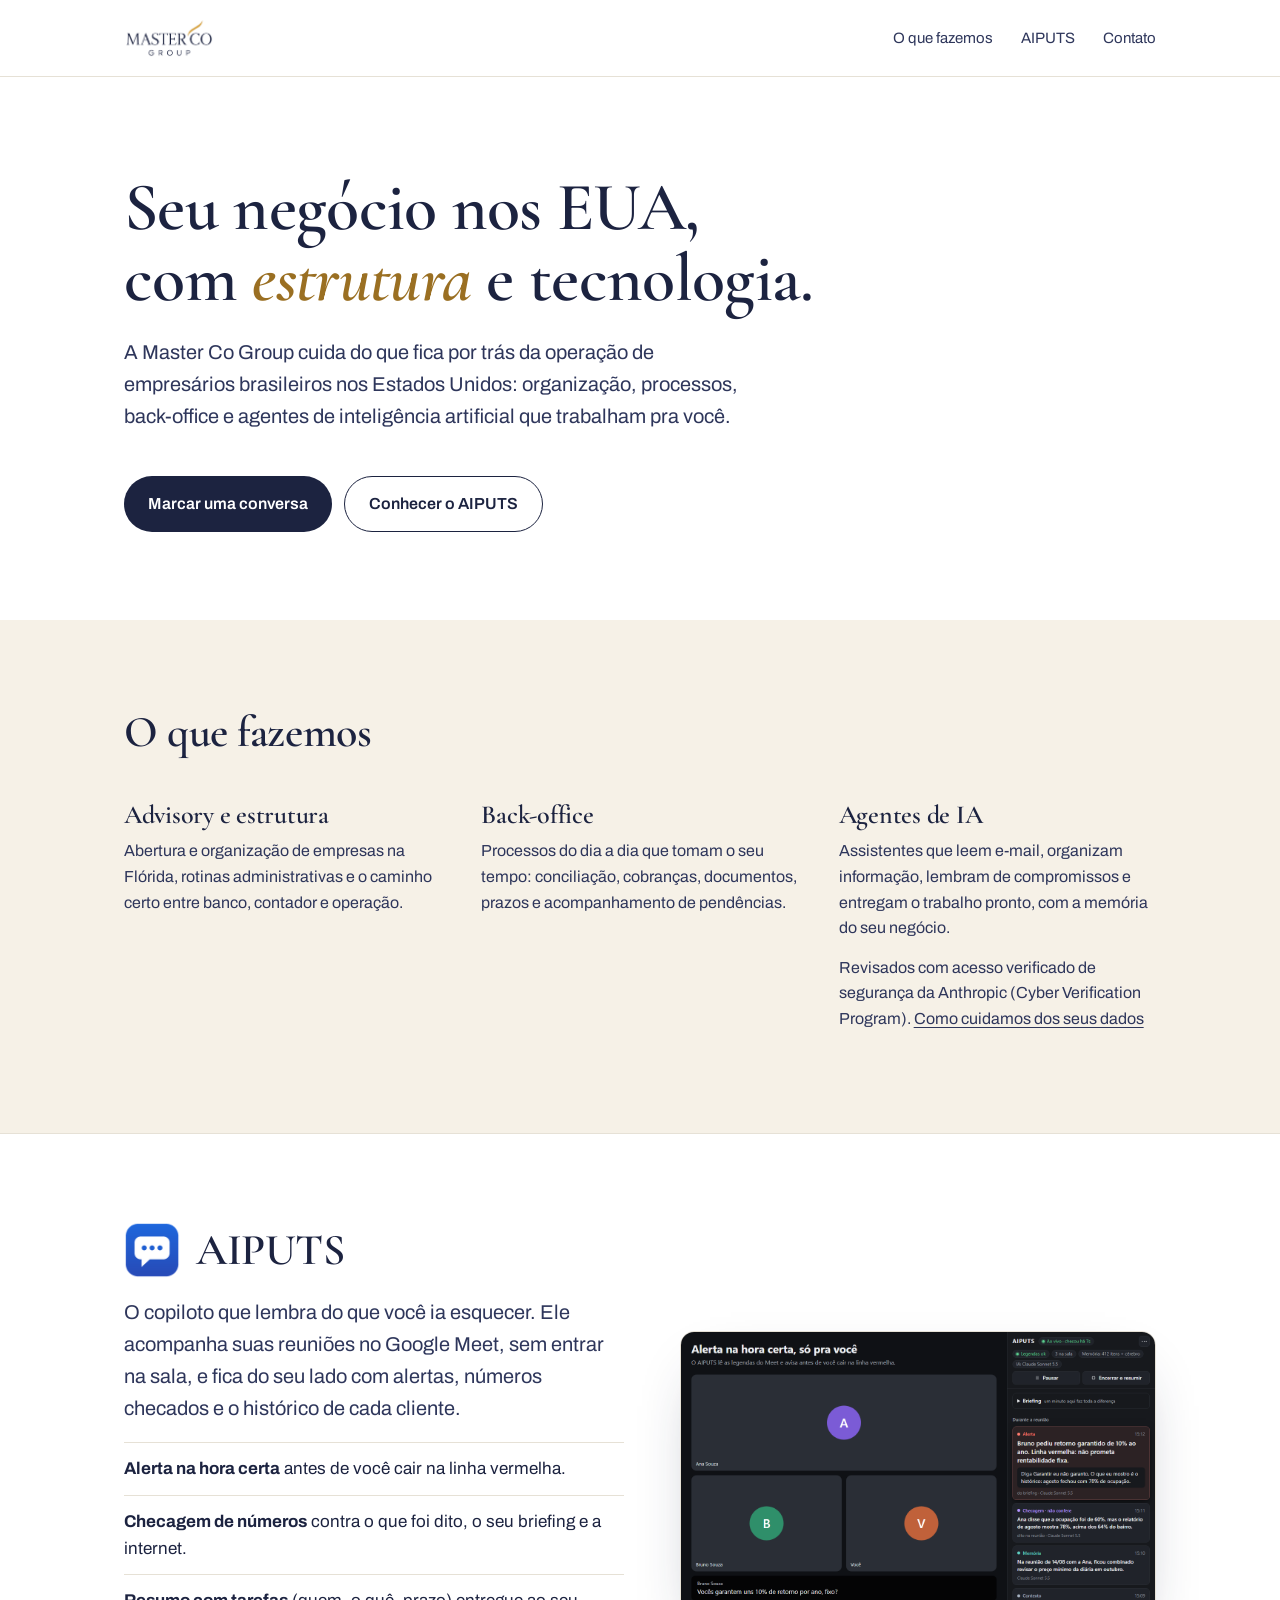
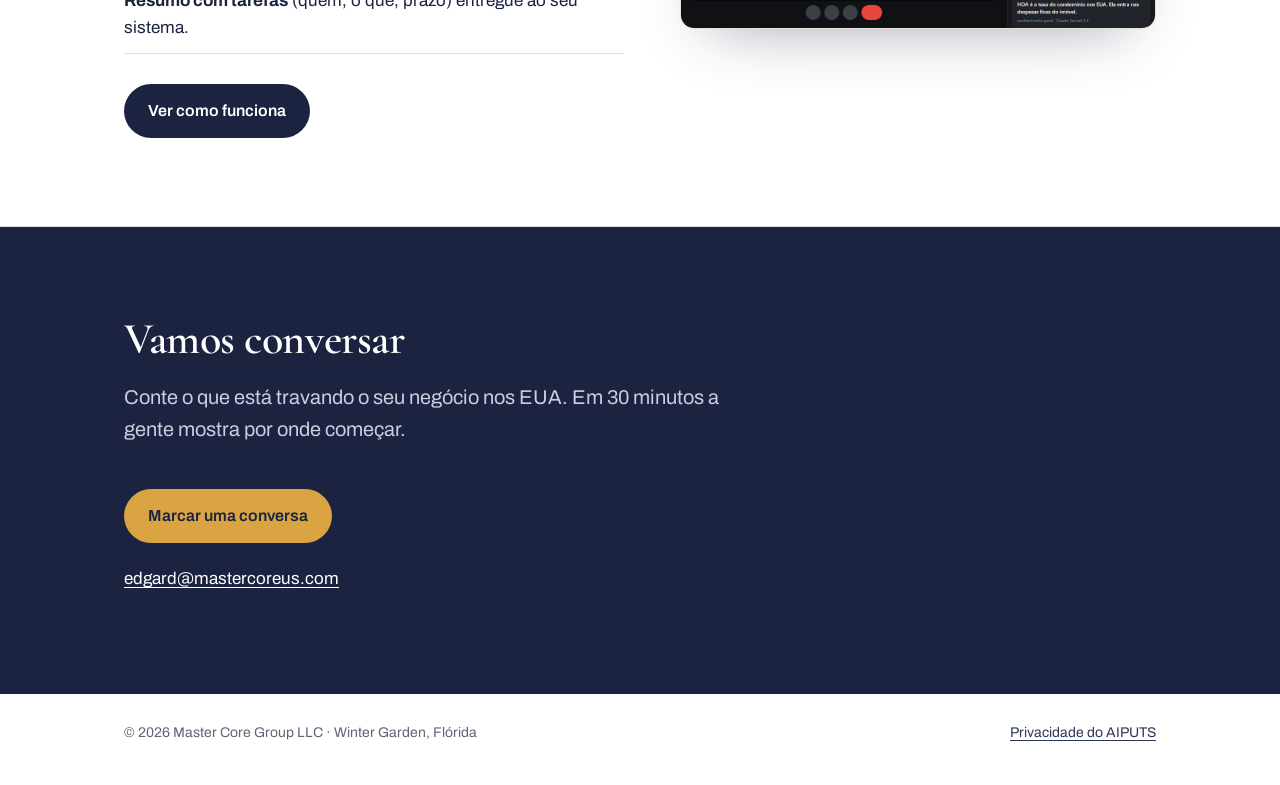
<file: index.html>
<!doctype html>
<html lang="pt-BR">
<head>
<meta charset="utf-8">
<meta name="viewport" content="width=device-width, initial-scale=1">
<title>Master Co Group: negócios nos EUA com estrutura e tecnologia</title>
<meta name="description" content="Advisory, back-office e automação com IA para empresários brasileiros nos Estados Unidos. Criadores do AIPUTS, o copiloto de reuniões.">
<link rel="icon" href="/assets/aiputs-128.png">
<link rel="preconnect" href="https://fonts.googleapis.com"><link rel="preconnect" href="https://fonts.gstatic.com" crossorigin>
<link href="https://fonts.googleapis.com/css2?family=Cormorant+Garamond:ital,wght@0,500;0,600;0,700;1,500&family=Archivo:wght@400;500;600;700&family=Fragment+Mono&display=swap" rel="stylesheet">
<link rel="stylesheet" href="/assets/site.css">
</head>
<body>
<header class="top">
  <div class="wrap">
    <a href="/" aria-label="Master Co Group, início"><img src="/assets/logo.png" alt="Master Co Group"></a>
    <nav>
      <a href="#o-que-fazemos" class="hide-sm">O que fazemos</a>
      <a href="/aiputs/">AIPUTS</a>
      <a href="#contato">Contato</a>
    </nav>
  </div>
</header>

<main>
  <section class="hero">
    <div class="wrap">
      <h1>Seu negócio nos EUA,<br>com <em>estrutura</em> e tecnologia.</h1>
      <p class="lead">A Master Co Group cuida do que fica por trás da operação de empresários brasileiros nos Estados Unidos: organização, processos, back-office e agentes de inteligência artificial que trabalham pra você.</p>
      <div class="ctas">
        <a class="cta" href="https://calendar.app.google/c2jsZHmTpwUzQwAJA">Marcar uma conversa</a>
        <a class="cta ghost" href="/aiputs/">Conhecer o AIPUTS</a>
      </div>
    </div>
  </section>

  <section class="block cream" id="o-que-fazemos">
    <div class="wrap">
      <h2>O que fazemos</h2>
      <div class="grid3">
        <div>
          <h3>Advisory e estrutura</h3>
          <p>Abertura e organização de empresas na Flórida, rotinas administrativas e o caminho certo entre banco, contador e operação.</p>
        </div>
        <div>
          <h3>Back-office</h3>
          <p>Processos do dia a dia que tomam o seu tempo: conciliação, cobranças, documentos, prazos e acompanhamento de pendências.</p>
        </div>
        <div>
          <h3>Agentes de IA</h3>
          <p>Assistentes que leem e-mail, organizam informação, lembram de compromissos e entregam o trabalho pronto, com a memória do seu negócio.</p>
          <p>Revisados com acesso verificado de segurança da Anthropic (Cyber Verification Program). <a href="/security/">Como cuidamos dos seus dados</a></p>
        </div>
      </div>
    </div>
  </section>

  <section class="block" id="aiputs">
    <div class="wrap split">
      <div>
        <div class="product-head"><img src="/assets/aiputs-128.png" alt=""><h2>AIPUTS</h2></div>
        <p class="lead">O copiloto que lembra do que você ia esquecer. Ele acompanha suas reuniões no Google Meet, sem entrar na sala, e fica do seu lado com alertas, números checados e o histórico de cada cliente.</p>
        <ul class="list">
          <li><b>Alerta na hora certa</b> antes de você cair na linha vermelha.</li>
          <li><b>Checagem de números</b> contra o que foi dito, o seu briefing e a internet.</li>
          <li><b>Resumo com tarefas</b> (quem, o quê, prazo) entregue ao seu sistema.</li>
        </ul>
        <div class="ctas"><a class="cta" href="/aiputs/">Ver como funciona</a></div>
      </div>
      <img class="shot" src="/assets/aiputs-alerta.png" alt="Painel do AIPUTS ao lado de uma reunião, mostrando um alerta de linha vermelha" loading="lazy">
    </div>
  </section>

  <section class="block contact" id="contato">
    <div class="wrap">
      <h2>Vamos conversar</h2>
      <p class="lead">Conte o que está travando o seu negócio nos EUA. Em 30 minutos a gente mostra por onde começar.</p>
      <div class="ctas">
        <a class="cta" href="https://calendar.app.google/c2jsZHmTpwUzQwAJA">Marcar uma conversa</a>
      </div>
      <p style="margin-top:22px"><a href="mailto:edgard@mastercoreus.com">edgard@mastercoreus.com</a></p>
    </div>
  </section>
</main>

<footer>
  <div class="wrap">
    <span>© 2026 Master Core Group LLC · Winter Garden, Flórida</span>
    <span><a href="/aiputs/privacidade/">Privacidade do AIPUTS</a></span>
  </div>
</footer>
</body>
</html>
</file>
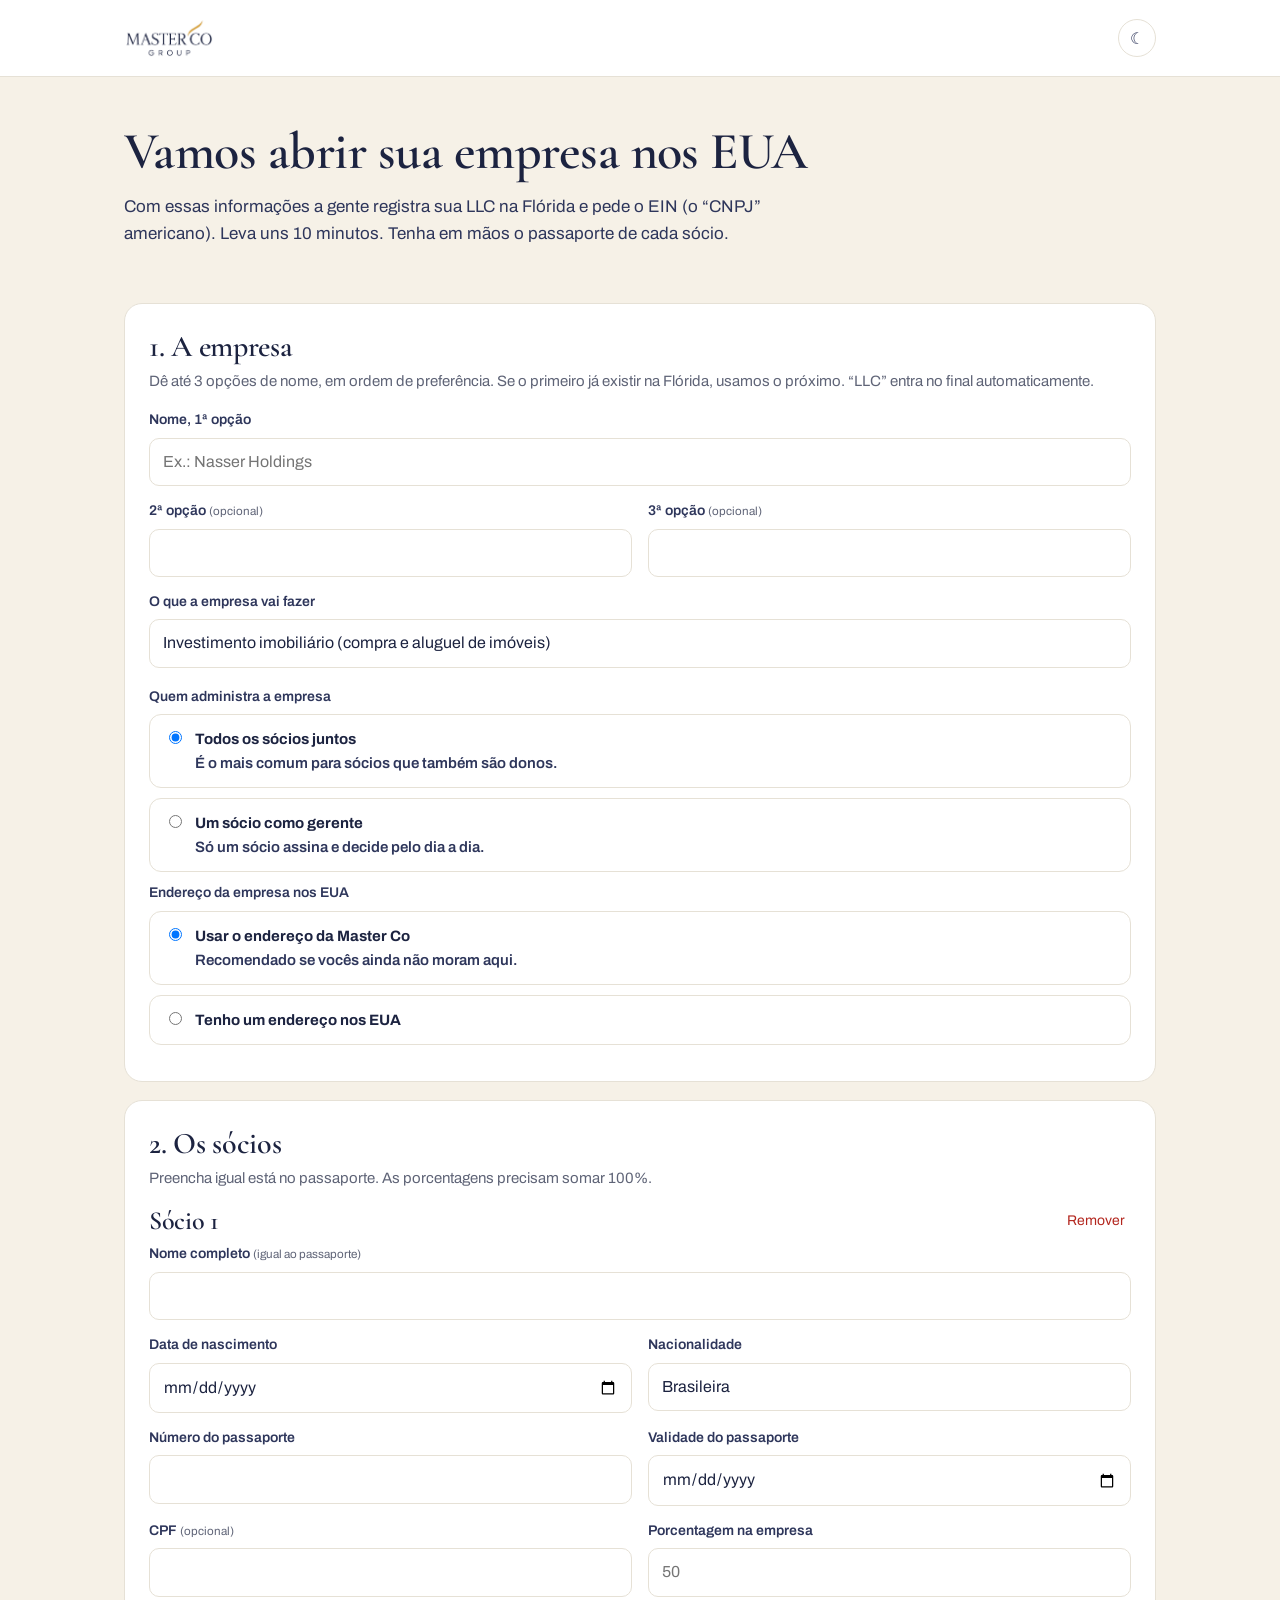
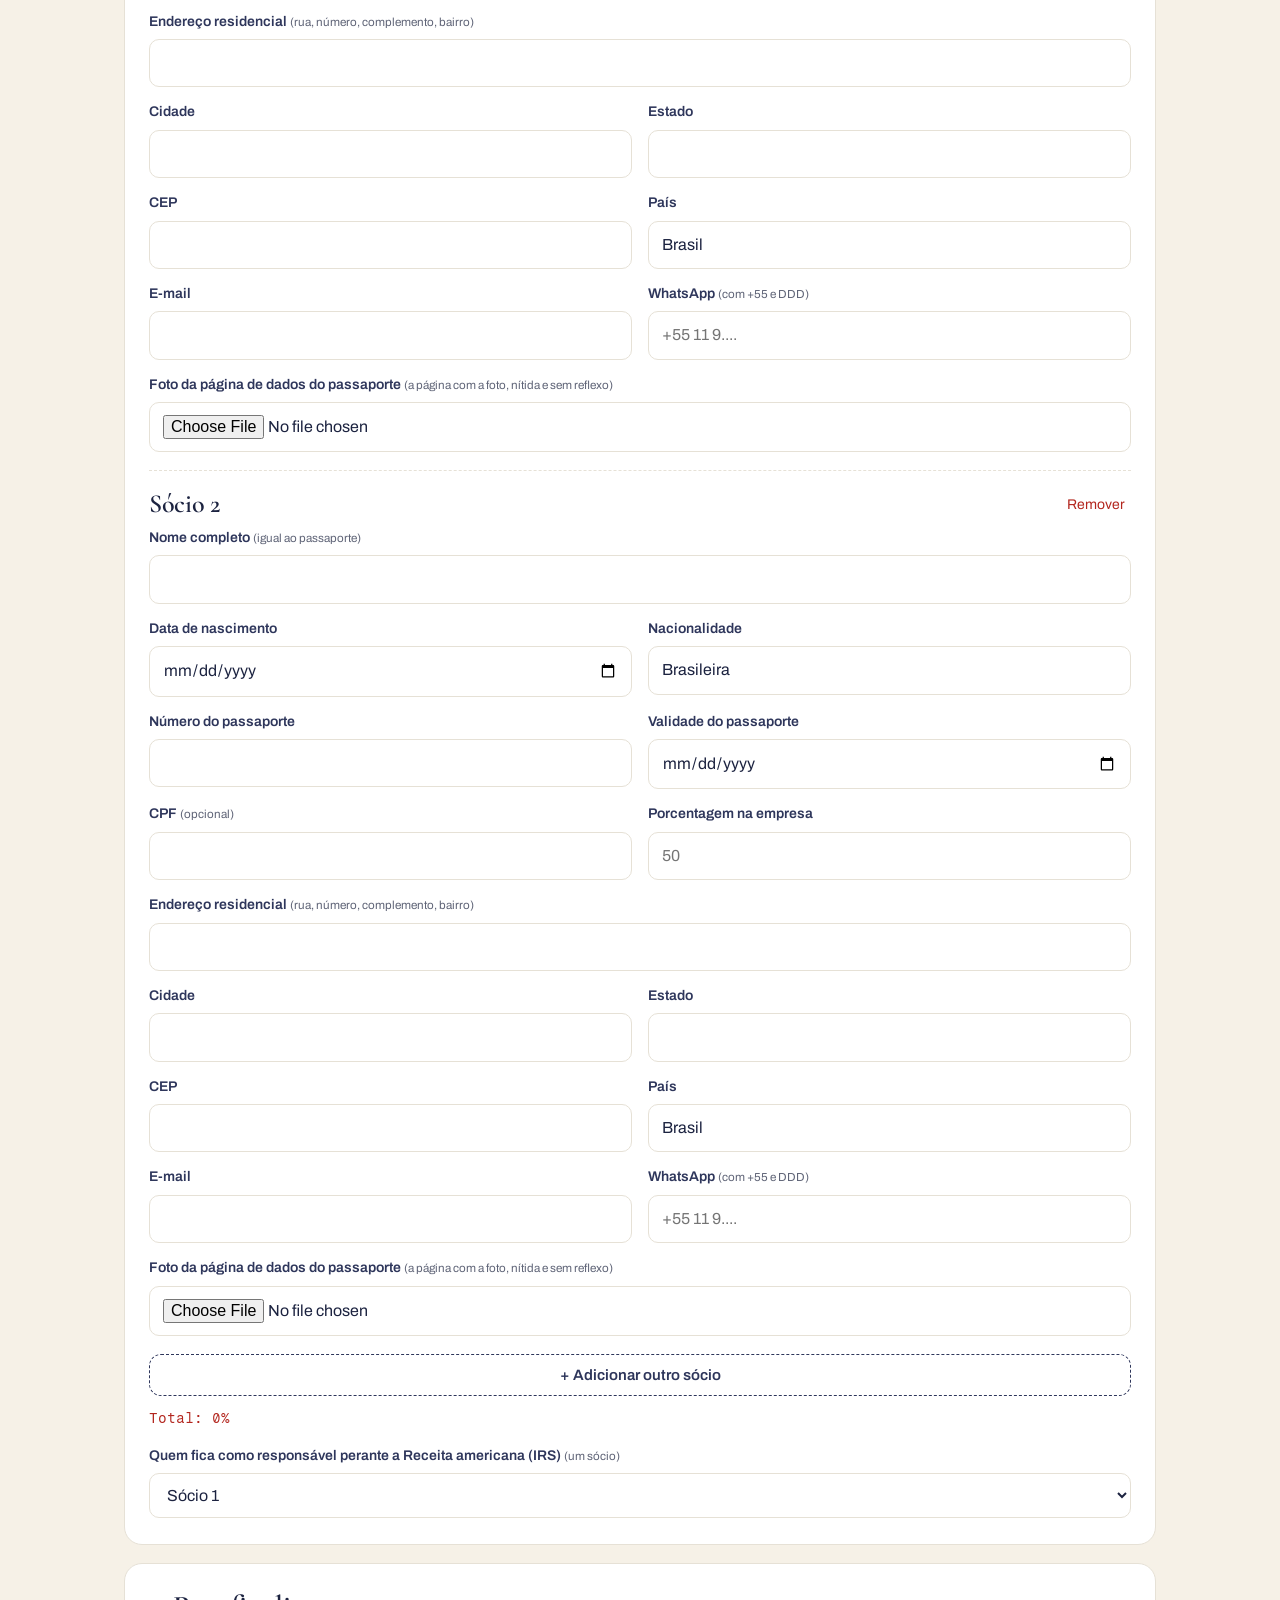
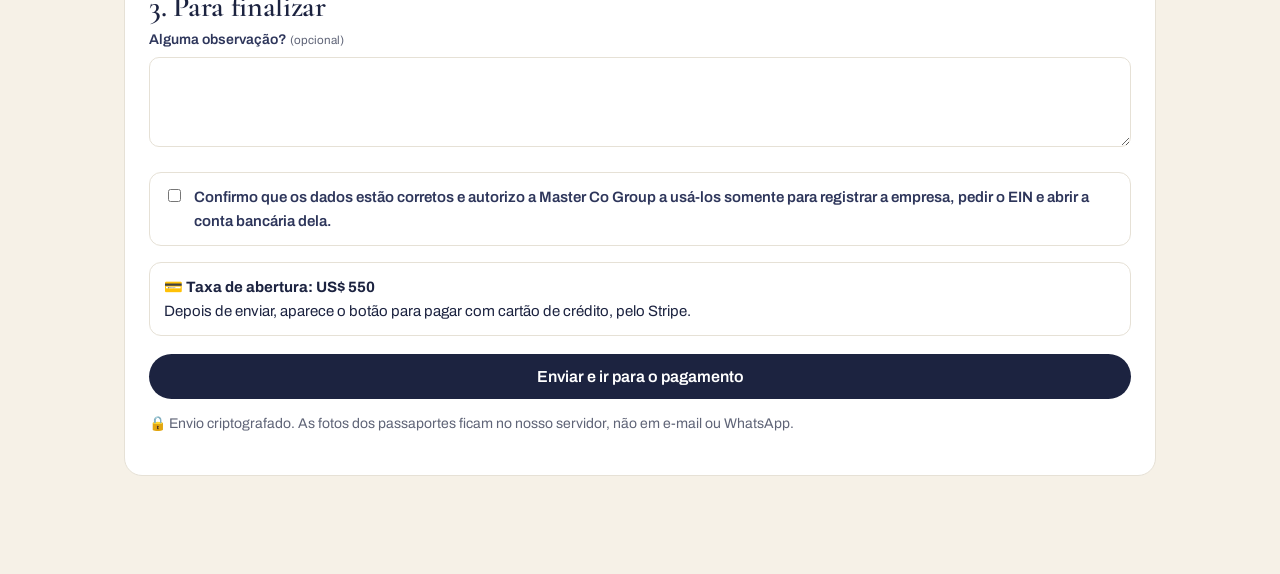
<file: abrir-empresa/index.html>
<!doctype html>
<html lang="pt-BR">
<head>
<meta charset="utf-8">
<meta name="viewport" content="width=device-width, initial-scale=1">
<meta name="robots" content="noindex, nofollow">
<title>Abrir sua empresa nos EUA · Master Co Group</title>
<meta name="description" content="Formulário de abertura de LLC na Flórida, Master Co Group.">
<link rel="icon" href="/assets/aiputs-128.png">
<link rel="preconnect" href="https://fonts.googleapis.com"><link rel="preconnect" href="https://fonts.gstatic.com" crossorigin>
<link href="https://fonts.googleapis.com/css2?family=Cormorant+Garamond:ital,wght@0,500;0,600;0,700;1,500&family=Archivo:wght@400;500;600;700&family=Fragment+Mono&display=swap" rel="stylesheet">
<link rel="stylesheet" href="/assets/site.css">
<style>
  :root { --field: #fff; --card: #ffffff; --bg: #f6f1e7; --err: #b3261e; --ok: #1e7a46; }
  @media (prefers-color-scheme: dark) { :root:not([data-theme="light"]) {
    --paper: #12162a; --cream: #181d35; --ink: #eef0f7; --navy: #c9cee6; --soft: #9aa0b8; --rule: #2c3354;
    --field: #0f1326; --card: #171c33; --bg: #0d1022; --gold-deep: #e0b25a; --err: #ff8a80; --ok: #6fd39a; } }
  :root[data-theme="dark"] { --paper: #12162a; --cream: #181d35; --ink: #eef0f7; --navy: #c9cee6; --soft: #9aa0b8; --rule: #2c3354;
    --field: #0f1326; --card: #171c33; --bg: #0d1022; --gold-deep: #e0b25a; --err: #ff8a80; --ok: #6fd39a; }
  @media (prefers-color-scheme: dark) { :root:not([data-theme="light"]) .top img { filter: brightness(0) invert(1); } }
  :root[data-theme="dark"] .top img { filter: brightness(0) invert(1); }
  body { background: var(--bg); color: var(--ink); }
  .top { background: var(--paper); }
  .theme { background: none; border: 1px solid var(--rule); color: var(--navy); border-radius: 999px; width: 38px; height: 38px; cursor: pointer; font-size: 16px; }
  .intro { padding: 48px 0 8px; }
  .intro h1 { font-size: clamp(34px, 5vw, 52px); }
  .intro p { color: var(--navy); max-width: 640px; margin-top: 14px; }
  form { padding: 16px 0 80px; }
  .card { background: var(--card); border: 1px solid var(--rule); border-radius: 18px; padding: 26px 24px; margin: 18px 0; }
  .card h2 { font-size: 30px; margin-bottom: 6px; }
  .card .hint { color: var(--soft); font-size: 15px; margin-bottom: 16px; }
  .grid { display: grid; grid-template-columns: 1fr 1fr; gap: 14px 16px; }
  .grid .full { grid-column: 1 / -1; }
  @media (max-width: 640px) { .grid { grid-template-columns: 1fr; } .card { padding: 20px 16px; } }
  label { display: block; font-size: 14px; font-weight: 600; color: var(--navy); margin-bottom: 6px; }
  label small { font-weight: 400; color: var(--soft); }
  input, select, textarea { width: 100%; font: 16px/1.4 var(--sans); color: var(--ink); background: var(--field);
    border: 1px solid var(--rule); border-radius: 10px; padding: 12px 13px; }
  textarea { min-height: 90px; resize: vertical; }
  input:focus, select:focus, textarea:focus { outline: 2px solid var(--gold); outline-offset: 1px; }
  .choice { display: flex; gap: 10px; align-items: flex-start; padding: 12px 14px; border: 1px solid var(--rule); border-radius: 12px; margin-bottom: 10px; cursor: pointer; }
  .choice input { width: auto; margin-top: 4px; }
  .choice span { font-size: 15px; }
  .choice b { display: block; color: var(--ink); }
  .partner { border-top: 1px dashed var(--rule); padding-top: 18px; margin-top: 18px; }
  .partner:first-of-type { border-top: 0; padding-top: 0; margin-top: 0; }
  .partner h3 { display: flex; justify-content: space-between; align-items: center; }
  .rm { background: none; border: 0; color: var(--err); font: 14px var(--sans); cursor: pointer; }
  .add { background: none; border: 1px dashed var(--navy); color: var(--navy); border-radius: 12px; padding: 12px; width: 100%; font: 600 15px var(--sans); cursor: pointer; margin-top: 18px; }
  .photo-prev { margin-top: 10px; max-width: 220px; border-radius: 8px; display: block; border: 1px solid var(--rule); }
  .sum { font: 14px var(--mono); margin-top: 14px; }
  .sum.bad { color: var(--err); } .sum.good { color: var(--ok); }
  .send { margin-top: 8px; width: 100%; justify-content: center; border: 0; cursor: pointer; font-family: var(--sans); }
  .send[disabled] { opacity: .55; cursor: wait; }
  .msg { margin-top: 14px; font-weight: 600; }
  .msg.err { color: var(--err); } .msg.ok { color: var(--ok); }
  .hp { position: absolute; left: -5000px; }
  .done { text-align: center; padding: 60px 20px; }
  .done h2 { font-size: 40px; }
  .lock { font-size: 14px; color: var(--soft); margin-top: 10px; }
</style>
</head>
<body>
<header class="top">
  <div class="wrap">
    <a href="/" aria-label="Master Co Group, início"><img src="/assets/logo.png" alt="Master Co Group"></a>
    <button class="theme" id="theme" type="button" aria-label="Trocar tema claro ou escuro">☾</button>
  </div>
</header>

<main class="wrap">
  <section class="intro" id="intro">
    <h1>Vamos abrir sua empresa nos EUA</h1>
    <p>Com essas informações a gente registra sua LLC na Flórida e pede o EIN (o “CNPJ” americano). Leva uns 10 minutos. Tenha em mãos o passaporte de cada sócio.</p>
  </section>

  <form id="f" novalidate>
    <input class="hp" name="website" tabindex="-1" autocomplete="off" aria-hidden="true">

    <div class="card">
      <h2>1. A empresa</h2>
      <p class="hint">Dê até 3 opções de nome, em ordem de preferência. Se o primeiro já existir na Flórida, usamos o próximo. “LLC” entra no final automaticamente.</p>
      <div class="grid">
        <div class="full"><label for="n1">Nome, 1ª opção</label><input id="n1" maxlength="80" placeholder="Ex.: Nasser Holdings"></div>
        <div><label for="n2">2ª opção <small>(opcional)</small></label><input id="n2" maxlength="80"></div>
        <div><label for="n3">3ª opção <small>(opcional)</small></label><input id="n3" maxlength="80"></div>
        <div class="full"><label for="act">O que a empresa vai fazer</label><input id="act" maxlength="200" value="Investimento imobiliário (compra e aluguel de imóveis)"></div>
      </div>
      <div style="margin-top:18px">
        <label>Quem administra a empresa</label>
        <label class="choice"><input type="radio" name="mgmt" value="membros" checked><span><b>Todos os sócios juntos</b>É o mais comum para sócios que também são donos.</span></label>
        <label class="choice"><input type="radio" name="mgmt" value="gerente"><span><b>Um sócio como gerente</b>Só um sócio assina e decide pelo dia a dia.</span></label>
      </div>
      <div style="margin-top:8px">
        <label>Endereço da empresa nos EUA</label>
        <label class="choice"><input type="radio" name="addr" value="mastercore" checked><span><b>Usar o endereço da Master Co</b>Recomendado se vocês ainda não moram aqui.</span></label>
        <label class="choice"><input type="radio" name="addr" value="proprio"><span><b>Tenho um endereço nos EUA</b></span></label>
        <input id="usaddr" maxlength="200" placeholder="Rua, número, cidade, estado, ZIP" style="display:none;margin-top:6px">
      </div>
    </div>

    <div class="card">
      <h2>2. Os sócios</h2>
      <p class="hint">Preencha igual está no passaporte. As porcentagens precisam somar 100%.</p>
      <div id="partners"></div>
      <button type="button" class="add" id="add">+ Adicionar outro sócio</button>
      <div class="sum" id="sum"></div>
      <div style="margin-top:18px">
        <label for="resp">Quem fica como responsável perante a Receita americana (IRS) <small>(um sócio)</small></label>
        <select id="resp"></select>
      </div>
    </div>

    <div class="card">
      <h2>3. Para finalizar</h2>
      <label for="notes">Alguma observação? <small>(opcional)</small></label>
      <textarea id="notes" maxlength="1000"></textarea>
      <label class="choice" style="margin-top:16px"><input type="checkbox" id="consent"><span>Confirmo que os dados estão corretos e autorizo a Master Co Group a usá-los somente para registrar a empresa, pedir o EIN e abrir a conta bancária dela.</span></label>
      <div class="choice" style="cursor:default;margin-top:16px"><span><b>💳 Taxa de abertura: US$ 550</b>Depois de enviar, aparece o botão para pagar com cartão de crédito, pelo Stripe.</span></div>
      <button class="cta send" id="send" type="submit">Enviar e ir para o pagamento</button>
      <div class="msg" id="msg" role="status" aria-live="polite"></div>
      <p class="lock">🔒 Envio criptografado. As fotos dos passaportes ficam no nosso servidor, não em e-mail ou WhatsApp.</p>
    </div>
  </form>
</main>

<template id="tpl">
  <div class="partner">
    <h3><span>Sócio <span class="num"></span></span><button type="button" class="rm">Remover</button></h3>
    <div class="grid">
      <div class="full"><label>Nome completo <small>(igual ao passaporte)</small></label><input data-k="name" maxlength="120" autocomplete="name"></div>
      <div><label>Data de nascimento</label><input data-k="birth" type="date"></div>
      <div><label>Nacionalidade</label><input data-k="nationality" maxlength="60" value="Brasileira"></div>
      <div><label>Número do passaporte</label><input data-k="passport" maxlength="30" autocapitalize="characters"></div>
      <div><label>Validade do passaporte</label><input data-k="passport_exp" type="date"></div>
      <div><label>CPF <small>(opcional)</small></label><input data-k="cpf" maxlength="20" inputmode="numeric"></div>
      <div><label>Porcentagem na empresa</label><input data-k="percent" type="number" min="1" max="100" step="0.01" inputmode="decimal" placeholder="50"></div>
      <div class="full"><label>Endereço residencial <small>(rua, número, complemento, bairro)</small></label><input data-k="address" maxlength="160" autocomplete="street-address"></div>
      <div><label>Cidade</label><input data-k="city" maxlength="80"></div>
      <div><label>Estado</label><input data-k="state" maxlength="40"></div>
      <div><label>CEP</label><input data-k="zip" maxlength="20" inputmode="numeric"></div>
      <div><label>País</label><input data-k="country" maxlength="60" value="Brasil"></div>
      <div><label>E-mail</label><input data-k="email" type="email" maxlength="120" autocomplete="email"></div>
      <div><label>WhatsApp <small>(com +55 e DDD)</small></label><input data-k="phone" type="tel" maxlength="30" placeholder="+55 11 9...." autocomplete="tel"></div>
      <div class="full"><label>Foto da página de dados do passaporte <small>(a página com a foto, nítida e sem reflexo)</small></label>
        <input data-k="photo" type="file" accept="image/*"><div class="photo-slot"></div></div>
    </div>
  </div>
</template>

<script>
(() => {
  const API = "https://sign.ellitestay.com/api/intake/llc";
  const PAY = "https://buy.stripe.com/bJe6oI2vO6Psai81Gm8IU00";
  const $ = s => document.querySelector(s);
  const root = document.documentElement, tb = $("#theme");
  const setTheme = t => { if (t) root.dataset.theme = t; else delete root.dataset.theme;
    const dark = t ? t === "dark" : matchMedia("(prefers-color-scheme: dark)").matches; tb.textContent = dark ? "☀" : "☾"; };
  let saved = null; try { saved = localStorage.getItem("mc-theme"); } catch (e) {}
  setTheme(saved);
  tb.onclick = () => { const dark = tb.textContent === "☾"; const t = dark ? "dark" : "light"; setTheme(t); try { localStorage.setItem("mc-theme", t); } catch (e) {} };

  const box = $("#partners"), tpl = $("#tpl"), photos = new WeakMap();
  const renumber = () => {
    const ps = [...box.querySelectorAll(".partner")];
    ps.forEach((p, i) => { p.querySelector(".num").textContent = i + 1; p.querySelector(".rm").style.display = ps.length > 1 ? "" : "none"; });
    const r = $("#resp"), cur = r.value;
    r.innerHTML = ""; ps.forEach((p, i) => { const o = document.createElement("option"); o.value = i + 1;
      o.textContent = (p.querySelector('[data-k="name"]').value || "Sócio " + (i + 1)); r.appendChild(o); });
    if (cur && cur <= ps.length) r.value = cur;
    $("#add").style.display = ps.length >= 4 ? "none" : "";
    sum();
  };
  const sum = () => {
    const t = [...box.querySelectorAll('[data-k="percent"]')].reduce((a, i) => a + (parseFloat(i.value.replace(",", ".")) || 0), 0);
    const s = $("#sum"); s.textContent = "Total: " + (Math.round(t * 100) / 100) + "%";
    s.className = "sum " + (Math.abs(t - 100) < 0.5 ? "good" : "bad");
  };
  const shrink = file => new Promise((res, rej) => {
    const img = new Image(), url = URL.createObjectURL(file);
    img.onload = () => { const m = 1600, k = Math.min(1, m / Math.max(img.width, img.height));
      const c = document.createElement("canvas"); c.width = Math.round(img.width * k); c.height = Math.round(img.height * k);
      c.getContext("2d").drawImage(img, 0, 0, c.width, c.height); URL.revokeObjectURL(url);
      let q = 0.82, d = c.toDataURL("image/jpeg", q); while (d.length > 900000 && q > 0.4) { q -= 0.1; d = c.toDataURL("image/jpeg", q); }
      res(d); };
    img.onerror = () => rej(new Error("img")); img.src = url;
  });
  const addPartner = () => {
    const n = tpl.content.firstElementChild.cloneNode(true);
    n.querySelector(".rm").onclick = () => { n.remove(); renumber(); };
    n.querySelector('[data-k="name"]').addEventListener("input", renumber);
    n.querySelector('[data-k="percent"]').addEventListener("input", sum);
    const f = n.querySelector('[data-k="photo"]'), slot = n.querySelector(".photo-slot");
    f.onchange = async () => { if (!f.files[0]) return;
      try { const d = await shrink(f.files[0]); photos.set(n, d);
        const img = new Image(); img.className = "photo-prev"; img.alt = "Prévia do passaporte"; img.src = d; slot.replaceChildren(img); }
      catch (e) { photos.delete(n); slot.replaceChildren(); alert("Não consegui ler essa imagem. Tente uma foto JPG ou PNG."); } };
    box.appendChild(n); renumber();
  };
  addPartner(); addPartner();
  $("#add").onclick = addPartner;
  document.querySelectorAll('input[name="addr"]').forEach(r => r.onchange = () => { $("#usaddr").style.display = $('input[name="addr"]:checked').value === "proprio" ? "" : "none"; });

  $("#f").onsubmit = async e => {
    e.preventDefault();
    const msg = $("#msg"), btn = $("#send");
    const partners = [...box.querySelectorAll(".partner")].map(p => {
      const o = {}; p.querySelectorAll("[data-k]").forEach(i => { if (i.dataset.k !== "photo") o[i.dataset.k] = i.value.trim(); });
      o.photo = photos.get(p) || ""; return o; });
    const body = { names: ["#n1", "#n2", "#n3"].map(s => $(s).value.trim()), activity: $("#act").value.trim(),
      management: $('input[name="mgmt"]:checked').value, address_mode: $('input[name="addr"]:checked').value,
      us_address: $("#usaddr").value.trim(), partners, responsible: $("#resp").value,
      notes: $("#notes").value.trim(), consent: $("#consent").checked, website: document.querySelector(".hp").value,
      test: new URLSearchParams(location.search).has("teste") };
    msg.className = "msg"; msg.textContent = "Enviando…"; btn.disabled = true;
    try {
      const r = await fetch(API, { method: "POST", headers: { "Content-Type": "application/json" }, body: JSON.stringify(body) });
      const j = await r.json().catch(() => ({}));
      if (r.ok && j.ok) {
        const pay = PAY + "?client_reference_id=" + encodeURIComponent(j.id) + "&prefilled_email=" + encodeURIComponent(partners[0].email || "");
        $("#f").innerHTML = '<div class="card done"><h2>Recebido! 🙌</h2><p>Obrigado. Último passo: a taxa de abertura da empresa, <b>US$ 550</b>, por cartão de crédito.</p>' +
          '<a class="cta send" style="max-width:360px;margin:18px auto 0" href="' + pay + '">Pagar com cartão</a>' +
          '<p class="lock">Pagamento seguro pelo Stripe. Protocolo: ' + j.id + "</p></div>";
        $("#intro").style.display = "none"; scrollTo(0, 0);
      } else { msg.className = "msg err"; msg.textContent = j.error || "Não consegui enviar. Tente de novo."; }
    } catch (err) { msg.className = "msg err"; msg.textContent = "Sem conexão com o servidor. Confira a internet e tente de novo."; }
    btn.disabled = false;
  };
})();
</script>
</body>
</html>
</file>
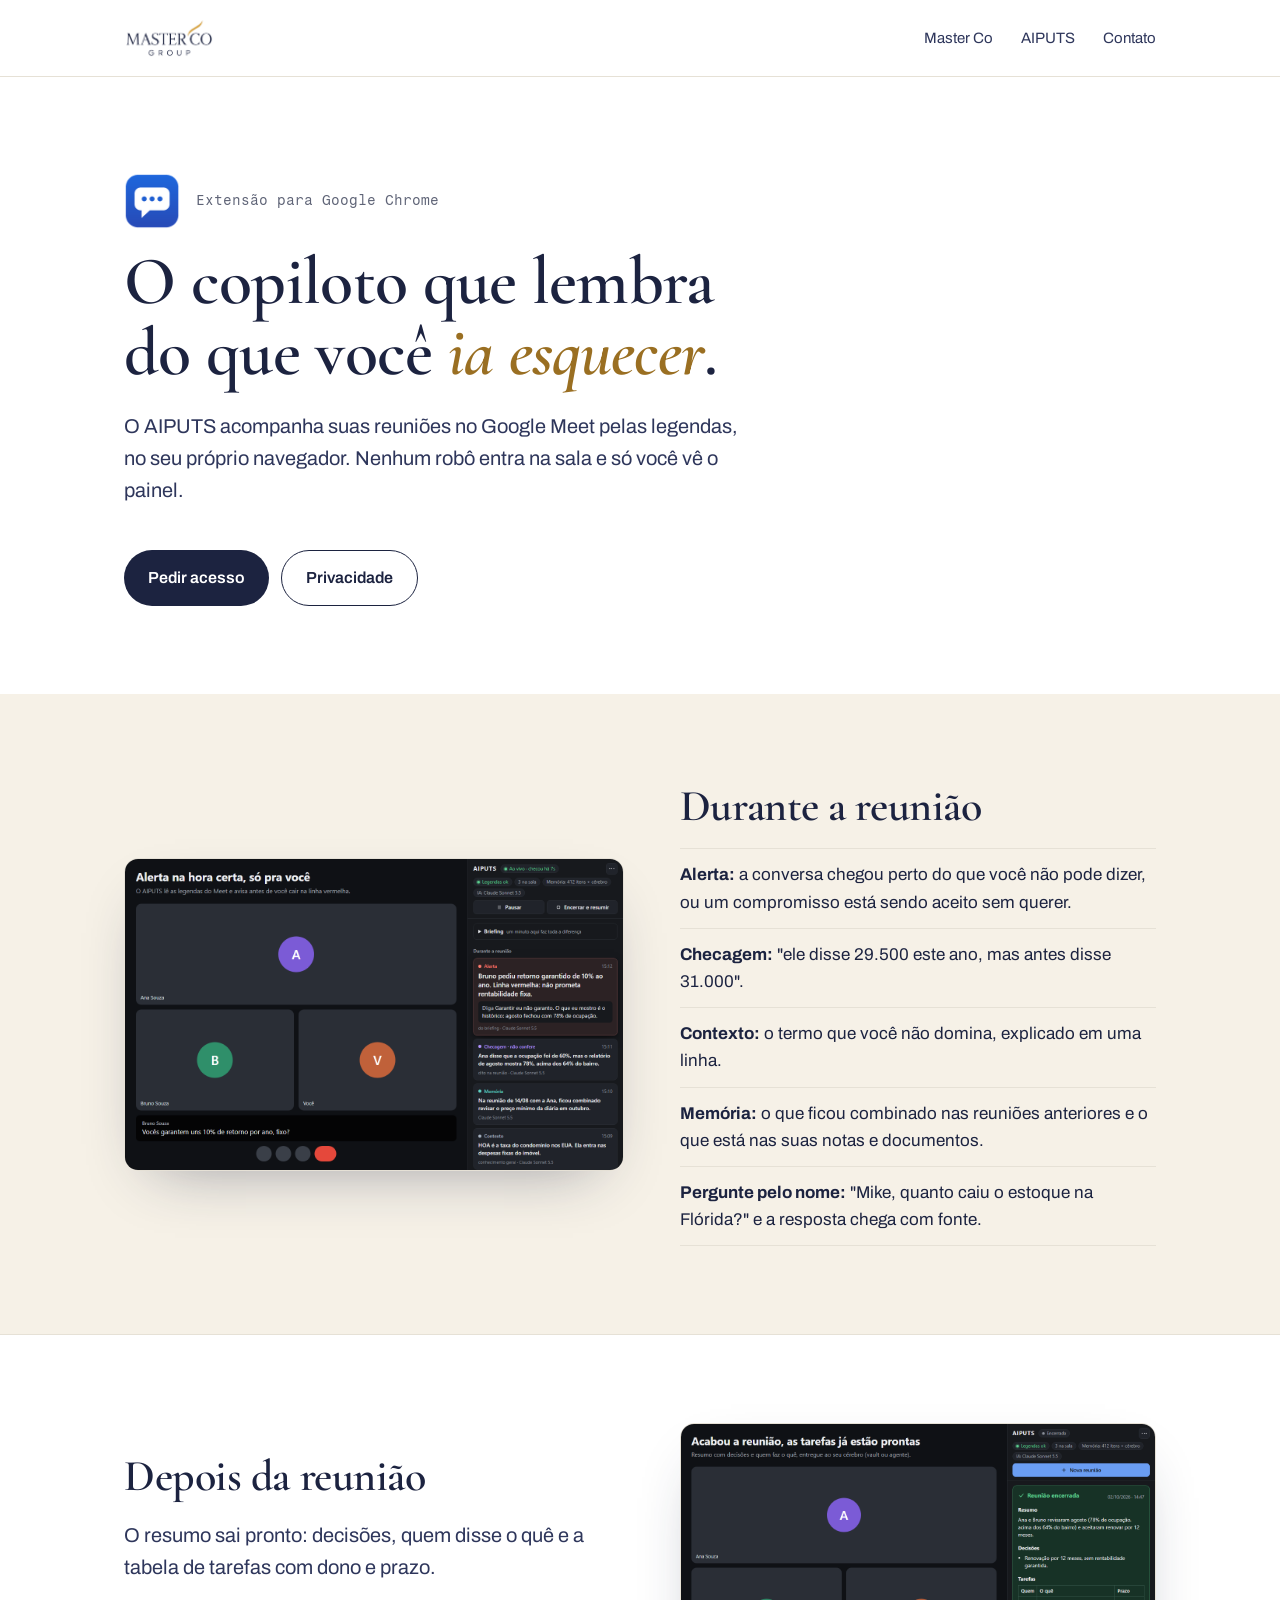
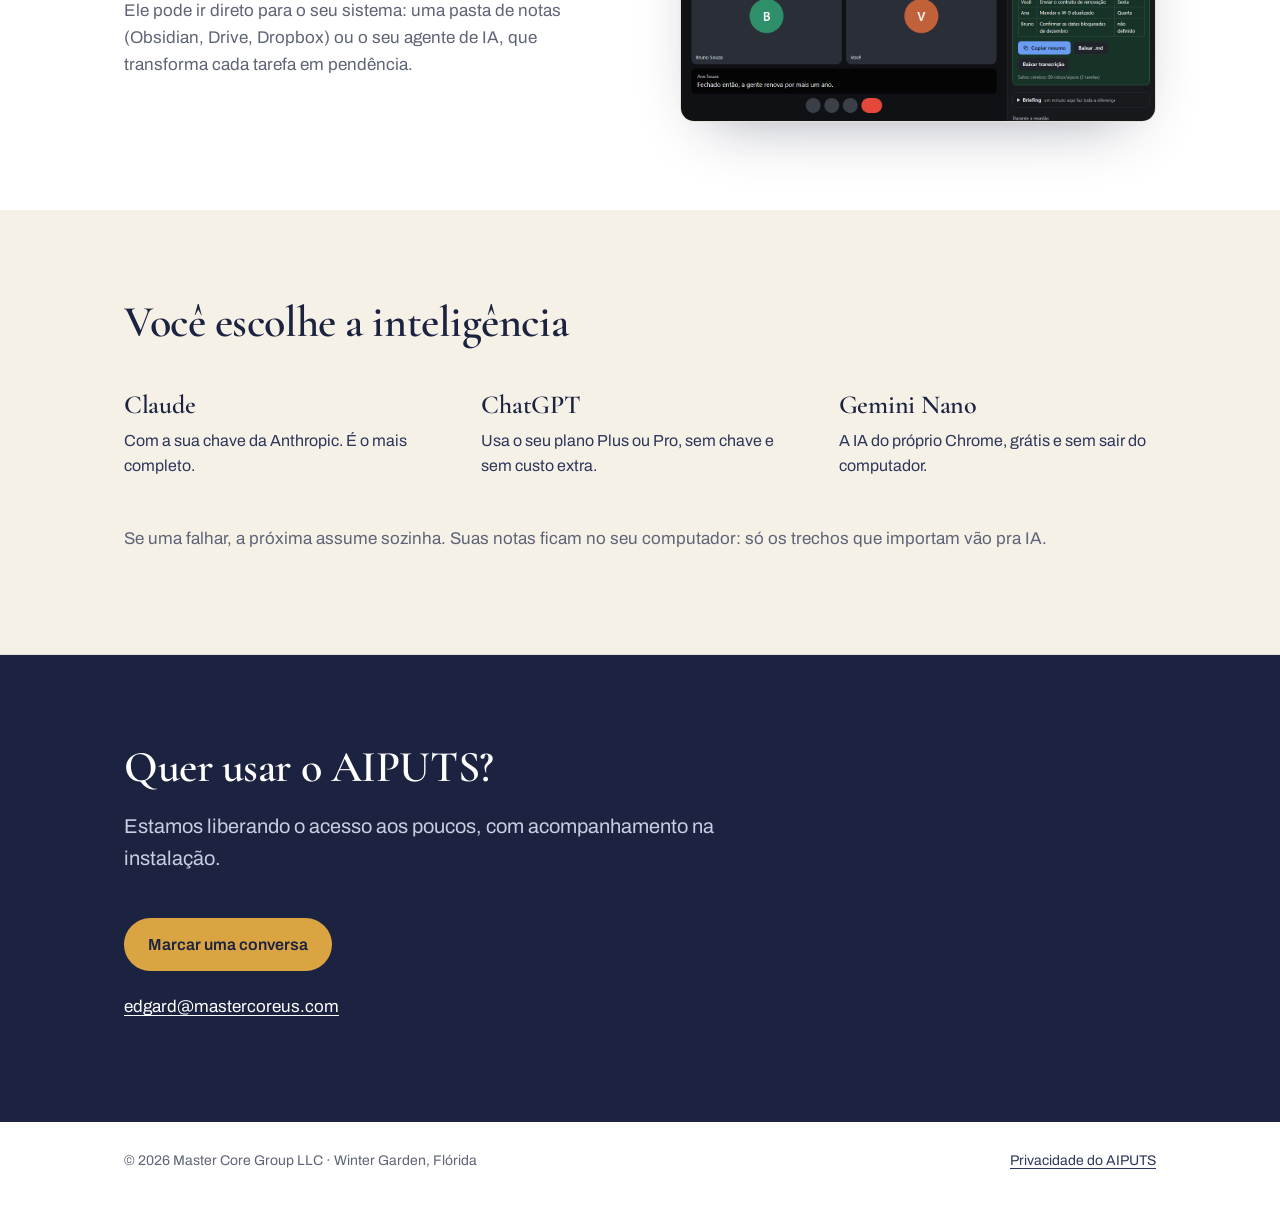
<file: aiputs/index.html>
<!doctype html>
<html lang="pt-BR">
<head>
<meta charset="utf-8">
<meta name="viewport" content="width=device-width, initial-scale=1">
<title>AIPUTS: o copiloto de reuniões da Master Co Group</title>
<meta name="description" content="Copiloto discreto pro Google Meet: lê as legendas, alerta, checa números, lembra do seu histórico e entrega o resumo com tarefas.">
<link rel="icon" href="/assets/aiputs-128.png">
<link rel="preconnect" href="https://fonts.googleapis.com"><link rel="preconnect" href="https://fonts.gstatic.com" crossorigin>
<link href="https://fonts.googleapis.com/css2?family=Cormorant+Garamond:ital,wght@0,500;0,600;0,700;1,500&family=Archivo:wght@400;500;600;700&family=Fragment+Mono&display=swap" rel="stylesheet">
<link rel="stylesheet" href="/assets/site.css">
</head>
<body>
<header class="top">
  <div class="wrap">
    <a href="/" aria-label="Master Co Group, início"><img src="/assets/logo.png" alt="Master Co Group"></a>
    <nav>
      <a href="/#o-que-fazemos" class="hide-sm">Master Co</a>
      <a href="/aiputs/">AIPUTS</a>
      <a href="/#contato">Contato</a>
    </nav>
  </div>
</header>

<main>
  <section class="hero">
    <div class="wrap">
      <div class="product-head"><img src="/assets/aiputs-128.png" alt=""><span class="muted" style="font-family:var(--mono);font-size:14px">Extensão para Google Chrome</span></div>
      <h1>O copiloto que lembra do que você <em>ia esquecer</em>.</h1>
      <p class="lead">O AIPUTS acompanha suas reuniões no Google Meet pelas legendas, no seu próprio navegador. Nenhum robô entra na sala e só você vê o painel.</p>
      <div class="ctas">
        <a class="cta" id="instalar" href="/#contato">Pedir acesso</a>
        <a class="cta ghost" href="/aiputs/privacidade/">Privacidade</a>
      </div>
    </div>
  </section>

  <section class="block cream">
    <div class="wrap split">
      <img class="shot" src="/assets/aiputs-alerta.png" alt="Painel do AIPUTS com alerta, checagem de número e memória de reunião anterior" loading="lazy">
      <div>
        <h2>Durante a reunião</h2>
        <ul class="list">
          <li><b>Alerta:</b> a conversa chegou perto do que você não pode dizer, ou um compromisso está sendo aceito sem querer.</li>
          <li><b>Checagem:</b> "ele disse 29.500 este ano, mas antes disse 31.000".</li>
          <li><b>Contexto:</b> o termo que você não domina, explicado em uma linha.</li>
          <li><b>Memória:</b> o que ficou combinado nas reuniões anteriores e o que está nas suas notas e documentos.</li>
          <li><b>Pergunte pelo nome:</b> "Mike, quanto caiu o estoque na Flórida?" e a resposta chega com fonte.</li>
        </ul>
      </div>
    </div>
  </section>

  <section class="block">
    <div class="wrap split">
      <div>
        <h2>Depois da reunião</h2>
        <p class="lead">O resumo sai pronto: decisões, quem disse o quê e a tabela de tarefas com dono e prazo.</p>
        <p class="muted">Ele pode ir direto para o seu sistema: uma pasta de notas (Obsidian, Drive, Dropbox) ou o seu agente de IA, que transforma cada tarefa em pendência.</p>
      </div>
      <img class="shot" src="/assets/aiputs-resumo.png" alt="Resumo da reunião com decisões e tabela de tarefas" loading="lazy">
    </div>
  </section>

  <section class="block cream">
    <div class="wrap">
      <h2>Você escolhe a inteligência</h2>
      <div class="grid3">
        <div><h3>Claude</h3><p>Com a sua chave da Anthropic. É o mais completo.</p></div>
        <div><h3>ChatGPT</h3><p>Usa o seu plano Plus ou Pro, sem chave e sem custo extra.</p></div>
        <div><h3>Gemini Nano</h3><p>A IA do próprio Chrome, grátis e sem sair do computador.</p></div>
      </div>
      <p class="muted" style="margin-top:32px">Se uma falhar, a próxima assume sozinha. Suas notas ficam no seu computador: só os trechos que importam vão pra IA.</p>
    </div>
  </section>

  <section class="block contact">
    <div class="wrap">
      <h2>Quer usar o AIPUTS?</h2>
      <p class="lead">Estamos liberando o acesso aos poucos, com acompanhamento na instalação.</p>
      <div class="ctas"><a class="cta" href="https://calendar.app.google/c2jsZHmTpwUzQwAJA">Marcar uma conversa</a></div>
      <p style="margin-top:22px"><a href="mailto:edgard@mastercoreus.com">edgard@mastercoreus.com</a></p>
    </div>
  </section>
</main>

<footer>
  <div class="wrap">
    <span>© 2026 Master Core Group LLC · Winter Garden, Flórida</span>
    <span><a href="/aiputs/privacidade/">Privacidade do AIPUTS</a></span>
  </div>
</footer>
</body>
</html>
</file>
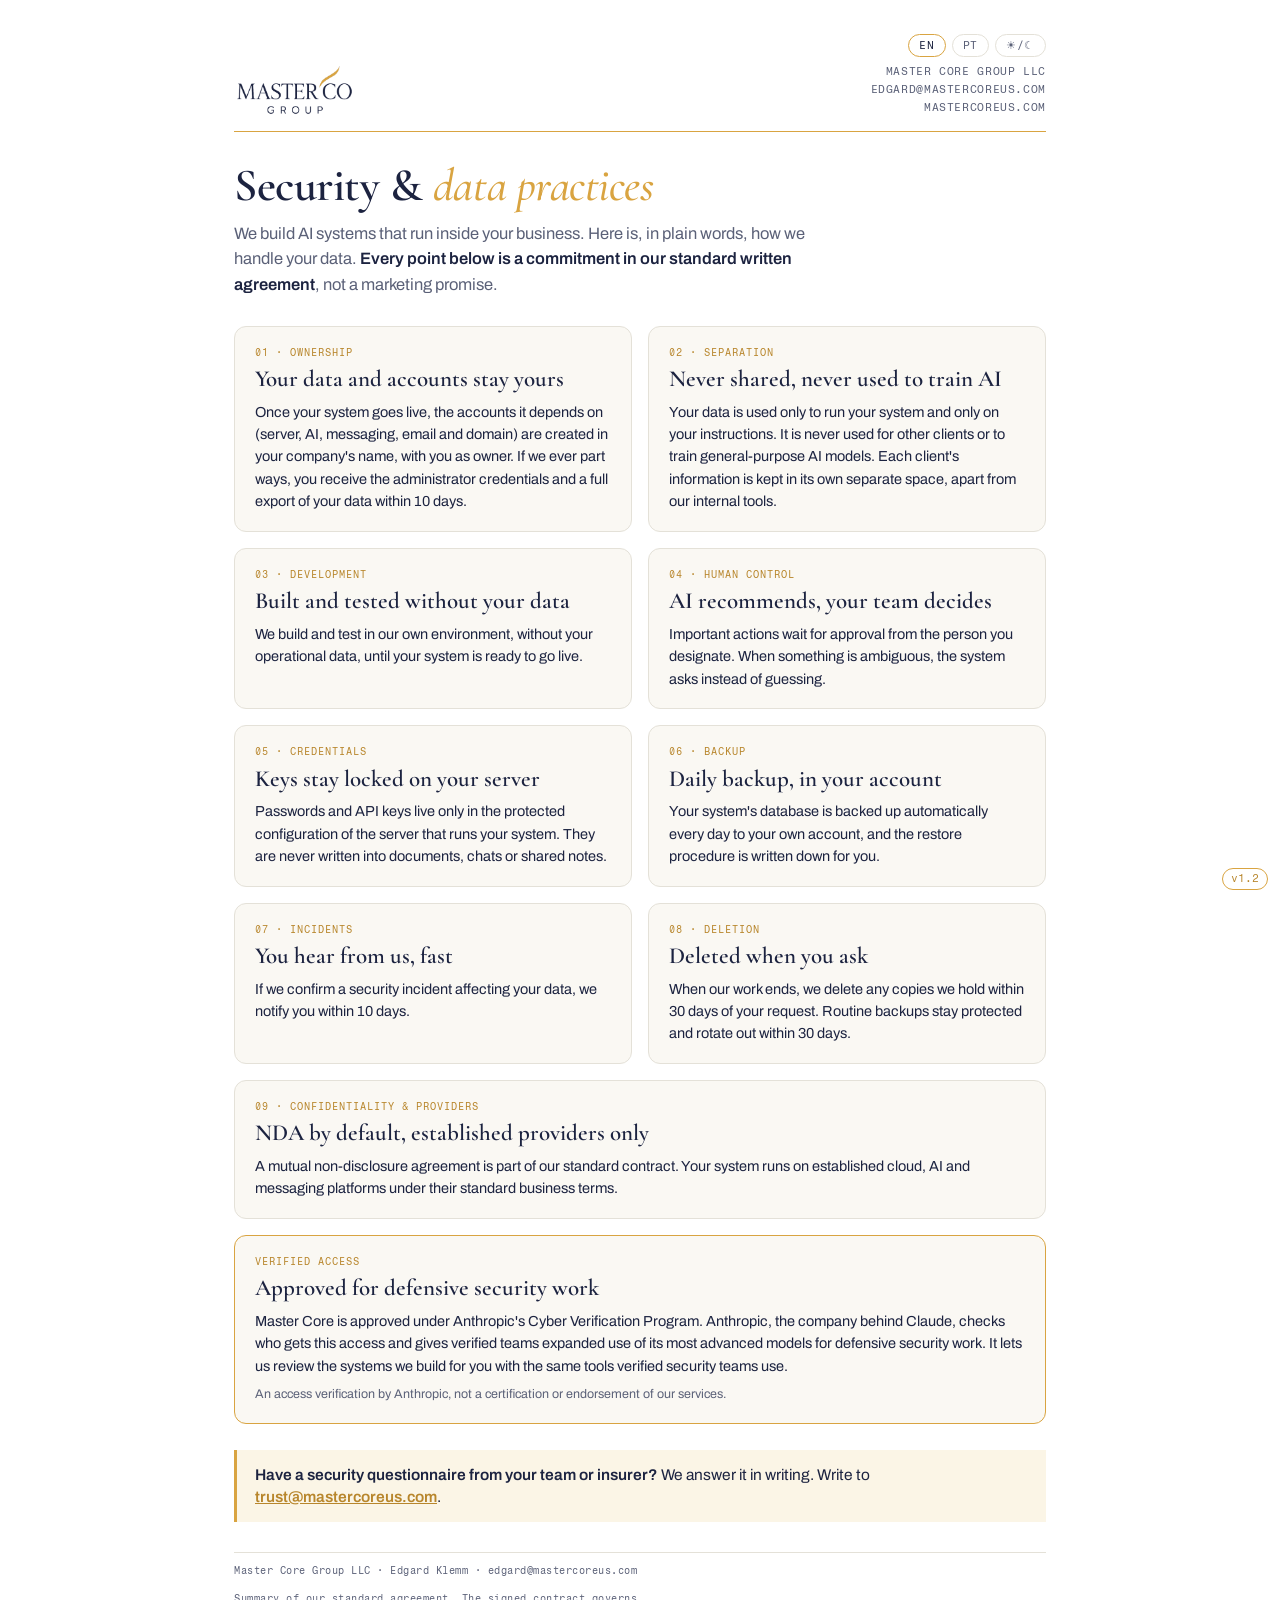
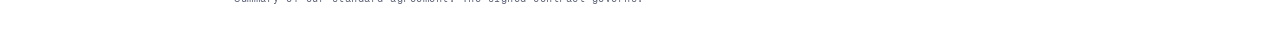
<file: security/index.html>
<!doctype html>
<html lang="en">
<head>
<meta charset="utf-8">
<meta name="viewport" content="width=device-width, initial-scale=1">
<title>Security & Data Practices · Master Core Group</title>
<link rel="preconnect" href="https://fonts.googleapis.com">
<link rel="preconnect" href="https://fonts.gstatic.com" crossorigin>
<link href="https://fonts.googleapis.com/css2?family=Archivo:wght@400;500;600&family=Cormorant+Garamond:ital,wght@0,500;0,600;1,500&family=Fragment+Mono&display=swap" rel="stylesheet">
<style>
:root{
 --ink:#1c2340;--soft:#5b6178;--rule:#e4e1d8;--paper:#ffffff;--card:#faf8f3;
 --gold:#d9a441;--gold-deep:#b8862c;--gold-soft:#fbf5e6;
 --sans:"Archivo",system-ui,sans-serif;--serif:"Cormorant Garamond",Georgia,serif;--mono:"Fragment Mono",ui-monospace,monospace}
@media (prefers-color-scheme: dark){:root:not([data-theme="light"]){
 --ink:#eef0f7;--soft:#a9aec2;--rule:#2c3354;--paper:#11152a;--card:#181d36;--gold-soft:#2a2615;--gold-deep:#e2b55e}}
:root[data-theme="dark"]{--ink:#eef0f7;--soft:#a9aec2;--rule:#2c3354;--paper:#11152a;--card:#181d36;--gold-soft:#2a2615;--gold-deep:#e2b55e}
*{box-sizing:border-box;margin:0;padding:0}
body{background:var(--paper);color:var(--ink);font-family:var(--sans);font-size:15.5px;line-height:1.55;-webkit-font-smoothing:antialiased}
.doc{max-width:860px;margin:0 auto;padding:34px 24px 40px}
.band{display:flex;justify-content:space-between;align-items:flex-end;gap:16px;padding-bottom:14px;margin-bottom:30px;border-bottom:1px solid var(--gold)}
.band img{height:54px;border-radius:6px}
:root[data-theme="dark"] .band img{background:#fff;padding:4px 8px}
@media (prefers-color-scheme: dark){:root:not([data-theme="light"]) .band img{background:#fff;padding:4px 8px}}
.band .r{text-align:right;font-family:var(--mono);font-size:10.5px;color:var(--soft);letter-spacing:.06em;text-transform:uppercase;line-height:1.7}
.tools{display:flex;gap:6px;justify-content:flex-end;margin-bottom:6px}
.tools button{font-family:var(--mono);font-size:11px;letter-spacing:.06em;background:transparent;color:var(--soft);border:1px solid var(--rule);border-radius:999px;padding:4px 10px;cursor:pointer}
.tools button[aria-pressed="true"]{color:var(--ink);border-color:var(--gold)}
h1{font-family:var(--serif);font-size:46px;line-height:1.02;letter-spacing:-.01em;font-weight:600;margin-bottom:12px}
h1 em{font-style:italic;color:var(--gold);font-weight:500}
.lede{color:var(--soft);font-size:16.5px;max-width:64ch;margin-bottom:28px}
.lede b{color:var(--ink);font-weight:600}
.grid{display:grid;grid-template-columns:1fr 1fr;gap:16px}
.card{background:var(--card);border:1px solid var(--rule);border-radius:12px;padding:18px 20px}
.card h2{font-family:var(--serif);font-size:23px;font-weight:600;line-height:1.15;margin-bottom:8px}
.card .k{display:block;font-family:var(--mono);font-size:10px;letter-spacing:.1em;text-transform:uppercase;color:var(--gold-deep);margin-bottom:6px}
.card p{font-size:14.5px;color:var(--ink)}
.card p+p{margin-top:6px}
.card.wide{grid-column:1/-1}
.verified{margin-top:16px;border-color:var(--gold)}
.card p.fine{font-size:12.5px;color:var(--soft);margin-top:8px}
.pull{background:var(--gold-soft);border-left:3px solid var(--gold);padding:14px 18px;margin:26px 0 0;font-size:15.5px;line-height:1.45}
.pull b{font-weight:600}
.pull a{color:var(--gold-deep);font-weight:600}
.endnote{margin-top:30px;padding-top:10px;border-top:1px solid var(--rule);font-family:var(--mono);font-size:10px;letter-spacing:.05em;color:var(--soft);display:flex;justify-content:space-between;gap:12px;flex-wrap:wrap}
.ver{position:fixed;right:12px;bottom:10px;font-family:var(--mono);font-size:10.5px;color:var(--gold-deep);background:var(--paper);border:1px solid var(--gold);border-radius:999px;padding:2px 8px}
[data-lang-pt]{display:none}
html[lang="pt-BR"] [data-lang-en]{display:none}
html[lang="pt-BR"] [data-lang-pt]{display:revert}
@media screen and (max-width:640px){
 .grid{grid-template-columns:1fr}
 h1{font-size:36px}
 .band{flex-direction:column;align-items:flex-start}
 .band .r{text-align:left}
}
</style>
</head>
<body>
<div class="doc">
 <div class="tools">
  <button type="button" id="b-en" aria-pressed="true">EN</button>
  <button type="button" id="b-pt" aria-pressed="false">PT</button>
  <button type="button" id="b-theme" title="Light / dark">☀/☾</button>
 </div>
 <header class="band">
  <img src="assets/masterco-logo-navy-gold.png" alt="Master Co">
  <div class="r">Master Core Group LLC<br>edgard@mastercoreus.com<br>mastercoreus.com</div>
 </header>

 <h1 data-lang-en>Security &amp; <em>data practices</em></h1>
 <h1 data-lang-pt>Segurança e <em>cuidado com seus dados</em></h1>
 <p class="lede" data-lang-en>We build AI systems that run inside your business. Here is, in plain words, how we handle your data. <b>Every point below is a commitment in our standard written agreement</b>, not a marketing promise.</p>
 <p class="lede" data-lang-pt>Construímos sistemas de IA que rodam dentro do seu negócio. Aqui está, em palavras simples, como tratamos os seus dados. <b>Cada ponto abaixo é um compromisso do nosso contrato padrão</b>, não promessa de marketing.</p>

 <div class="grid">
  <section class="card">
   <span class="k">01 · Ownership</span>
   <h2 data-lang-en>Your data and accounts stay yours</h2>
   <h2 data-lang-pt>Seus dados e suas contas continuam seus</h2>
   <p data-lang-en>Once your system goes live, the accounts it depends on (server, AI, messaging, email and domain) are created in your company's name, with you as owner. If we ever part ways, you receive the administrator credentials and a full export of your data within 10 days.</p>
   <p data-lang-pt>Quando o sistema entra no ar, as contas de que ele depende (servidor, IA, mensagens, e-mail e domínio) ficam no nome da sua empresa, com você como dono. Se um dia encerrarmos, você recebe as credenciais de administrador e a exportação completa dos seus dados em até 10 dias.</p>
  </section>

  <section class="card">
   <span class="k">02 · Separation</span>
   <h2 data-lang-en>Never shared, never used to train AI</h2>
   <h2 data-lang-pt>Nunca compartilhado, nunca usado pra treinar IA</h2>
   <p data-lang-en>Your data is used only to run your system and only on your instructions. It is never used for other clients or to train general-purpose AI models. Each client's information is kept in its own separate space, apart from our internal tools.</p>
   <p data-lang-pt>Seus dados são usados só pra operar o seu sistema e só conforme as suas instruções. Nunca servem a outro cliente nem treinam modelos de IA de uso geral. A informação de cada cliente fica num espaço próprio, separado das nossas ferramentas internas.</p>
  </section>

  <section class="card">
   <span class="k">03 · Development</span>
   <h2 data-lang-en>Built and tested without your data</h2>
   <h2 data-lang-pt>Construído e testado sem os seus dados</h2>
   <p data-lang-en>We build and test in our own environment, without your operational data, until your system is ready to go live.</p>
   <p data-lang-pt>Construímos e testamos no nosso próprio ambiente, sem os seus dados de operação, até o sistema estar pronto pra entrar no ar.</p>
  </section>

  <section class="card">
   <span class="k">04 · Human control</span>
   <h2 data-lang-en>AI recommends, your team decides</h2>
   <h2 data-lang-pt>A IA sugere, a sua equipe decide</h2>
   <p data-lang-en>Important actions wait for approval from the person you designate. When something is ambiguous, the system asks instead of guessing.</p>
   <p data-lang-pt>Ações importantes esperam a aprovação de quem você indicar. Quando algo está ambíguo, o sistema pergunta em vez de adivinhar.</p>
  </section>

  <section class="card">
   <span class="k">05 · Credentials</span>
   <h2 data-lang-en>Keys stay locked on your server</h2>
   <h2 data-lang-pt>Chaves ficam trancadas no seu servidor</h2>
   <p data-lang-en>Passwords and API keys live only in the protected configuration of the server that runs your system. They are never written into documents, chats or shared notes.</p>
   <p data-lang-pt>Senhas e chaves de API ficam só na configuração protegida do servidor que roda o seu sistema. Nunca vão pra documento, conversa ou anotação compartilhada.</p>
  </section>

  <section class="card">
   <span class="k">06 · Backup</span>
   <h2 data-lang-en>Daily backup, in your account</h2>
   <h2 data-lang-pt>Backup diário, na sua conta</h2>
   <p data-lang-en>Your system's database is backed up automatically every day to your own account, and the restore procedure is written down for you.</p>
   <p data-lang-pt>O banco de dados do seu sistema tem backup automático todo dia na sua própria conta, e o passo a passo pra restaurar fica documentado pra você.</p>
  </section>

  <section class="card">
   <span class="k">07 · Incidents</span>
   <h2 data-lang-en>You hear from us, fast</h2>
   <h2 data-lang-pt>Você fica sabendo, rápido</h2>
   <p data-lang-en>If we confirm a security incident affecting your data, we notify you within 10 days.</p>
   <p data-lang-pt>Se confirmarmos um incidente de segurança que afete os seus dados, avisamos você em até 10 dias.</p>
  </section>

  <section class="card">
   <span class="k">08 · Deletion</span>
   <h2 data-lang-en>Deleted when you ask</h2>
   <h2 data-lang-pt>Apagado quando você pede</h2>
   <p data-lang-en>When our work ends, we delete any copies we hold within 30 days of your request. Routine backups stay protected and rotate out within 30 days.</p>
   <p data-lang-pt>Quando o trabalho termina, apagamos as cópias que tivermos em até 30 dias depois do seu pedido. Backups de rotina continuam protegidos e saem do rodízio em até 30 dias.</p>
  </section>

  <section class="card wide">
   <span class="k">09 · Confidentiality &amp; providers</span>
   <h2 data-lang-en>NDA by default, established providers only</h2>
   <h2 data-lang-pt>NDA desde o início, só fornecedores consolidados</h2>
   <p data-lang-en>A mutual non-disclosure agreement is part of our standard contract. Your system runs on established cloud, AI and messaging platforms under their standard business terms.</p>
   <p data-lang-pt>Um acordo de confidencialidade mútuo faz parte do nosso contrato padrão. O seu sistema roda em plataformas consolidadas de nuvem, IA e mensagens, nos termos comerciais padrão delas.</p>
  </section>
 </div>

 <section class="card wide verified">
  <span class="k">Verified access</span>
  <h2 data-lang-en>Approved for defensive security work</h2>
  <h2 data-lang-pt>Aprovados para trabalho de defesa digital</h2>
  <p data-lang-en>Master Core is approved under Anthropic's Cyber Verification Program. Anthropic, the company behind Claude, checks who gets this access and gives verified teams expanded use of its most advanced models for defensive security work. It lets us review the systems we build for you with the same tools verified security teams use.</p>
  <p data-lang-pt>A Master Core foi aprovada no Cyber Verification Program da Anthropic. A Anthropic, empresa que criou o Claude, confere quem recebe esse acesso e libera às equipes verificadas o uso ampliado dos seus modelos mais avançados para trabalho de defesa digital. Com isso revisamos os sistemas que construímos pra você com as mesmas ferramentas que equipes de segurança verificadas usam.</p>
  <p class="fine" data-lang-en>An access verification by Anthropic, not a certification or endorsement of our services.</p>
  <p class="fine" data-lang-pt>Verificação de acesso feita pela Anthropic, não é certificação nem aval dos nossos serviços.</p>
 </section>

 <p class="pull" data-lang-en><b>Have a security questionnaire from your team or insurer?</b> We answer it in writing. Write to <a href="mailto:trust@mastercoreus.com">trust@mastercoreus.com</a>.</p>
 <p class="pull" data-lang-pt><b>A sua equipe ou a seguradora mandou um questionário de segurança?</b> Respondemos por escrito. Escreva pra <a href="mailto:trust@mastercoreus.com">trust@mastercoreus.com</a>.</p>

 <div class="endnote">
  <span>Master Core Group LLC · Edgard Klemm · edgard@mastercoreus.com</span>
  <span data-lang-en>Summary of our standard agreement. The signed contract governs.</span>
  <span data-lang-pt>Resumo do nosso contrato padrão. Vale o contrato assinado.</span>
 </div>
</div>
<span class="ver">v1.2</span>
<script>
(function(){
 var root=document.documentElement,en=document.getElementById('b-en'),pt=document.getElementById('b-pt'),th=document.getElementById('b-theme');
 function lang(l){root.setAttribute('lang',l);en.setAttribute('aria-pressed',l==='en');pt.setAttribute('aria-pressed',l!=='en');try{localStorage.setItem('mc-sec-lang',l)}catch(e){}}
 en.onclick=function(){lang('en')};pt.onclick=function(){lang('pt-BR')};
 th.onclick=function(){var dark=root.getAttribute('data-theme')==='dark'||(!root.getAttribute('data-theme')&&matchMedia('(prefers-color-scheme: dark)').matches);var t=dark?'light':'dark';root.setAttribute('data-theme',t);try{localStorage.setItem('mc-sec-theme',t)}catch(e){}};
 try{var l=localStorage.getItem('mc-sec-lang');if(l)lang(l);var t=localStorage.getItem('mc-sec-theme');if(t)root.setAttribute('data-theme',t)}catch(e){}
})();
</script>
</body>
</html>
</file>
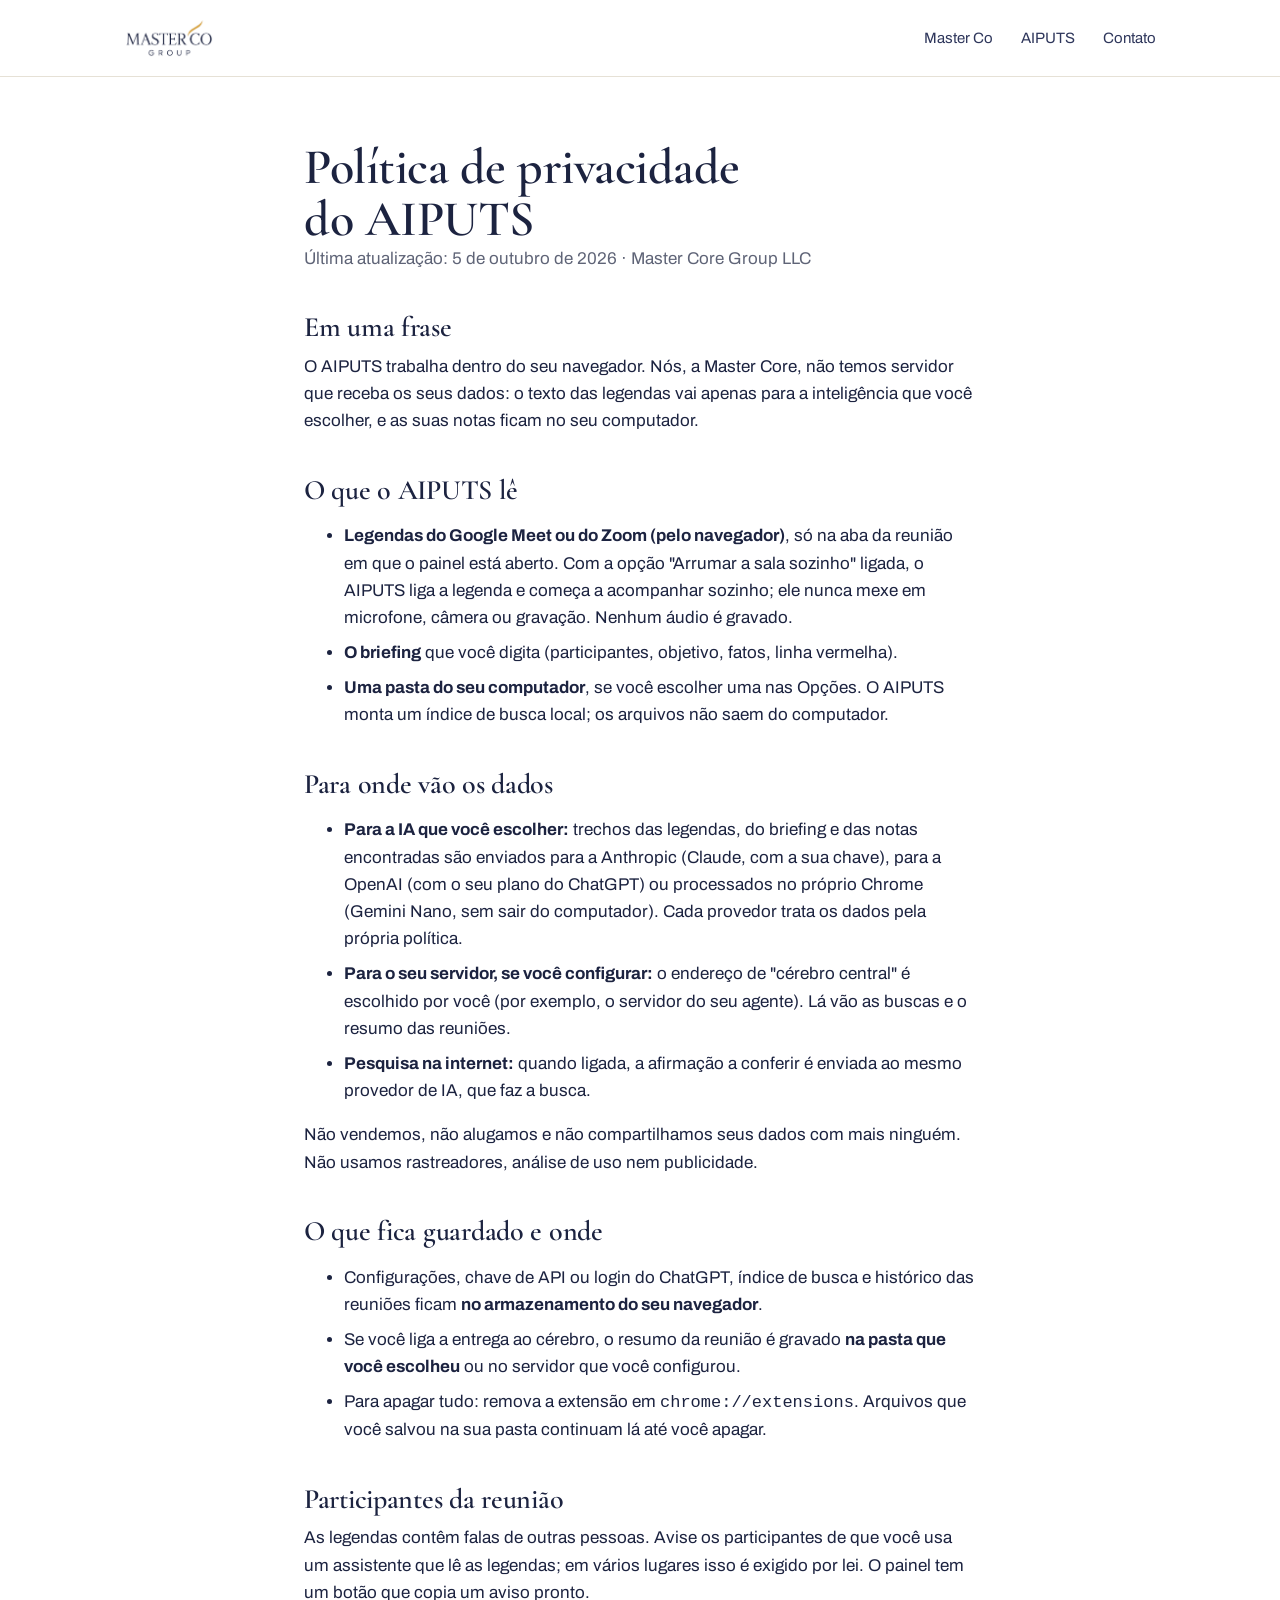
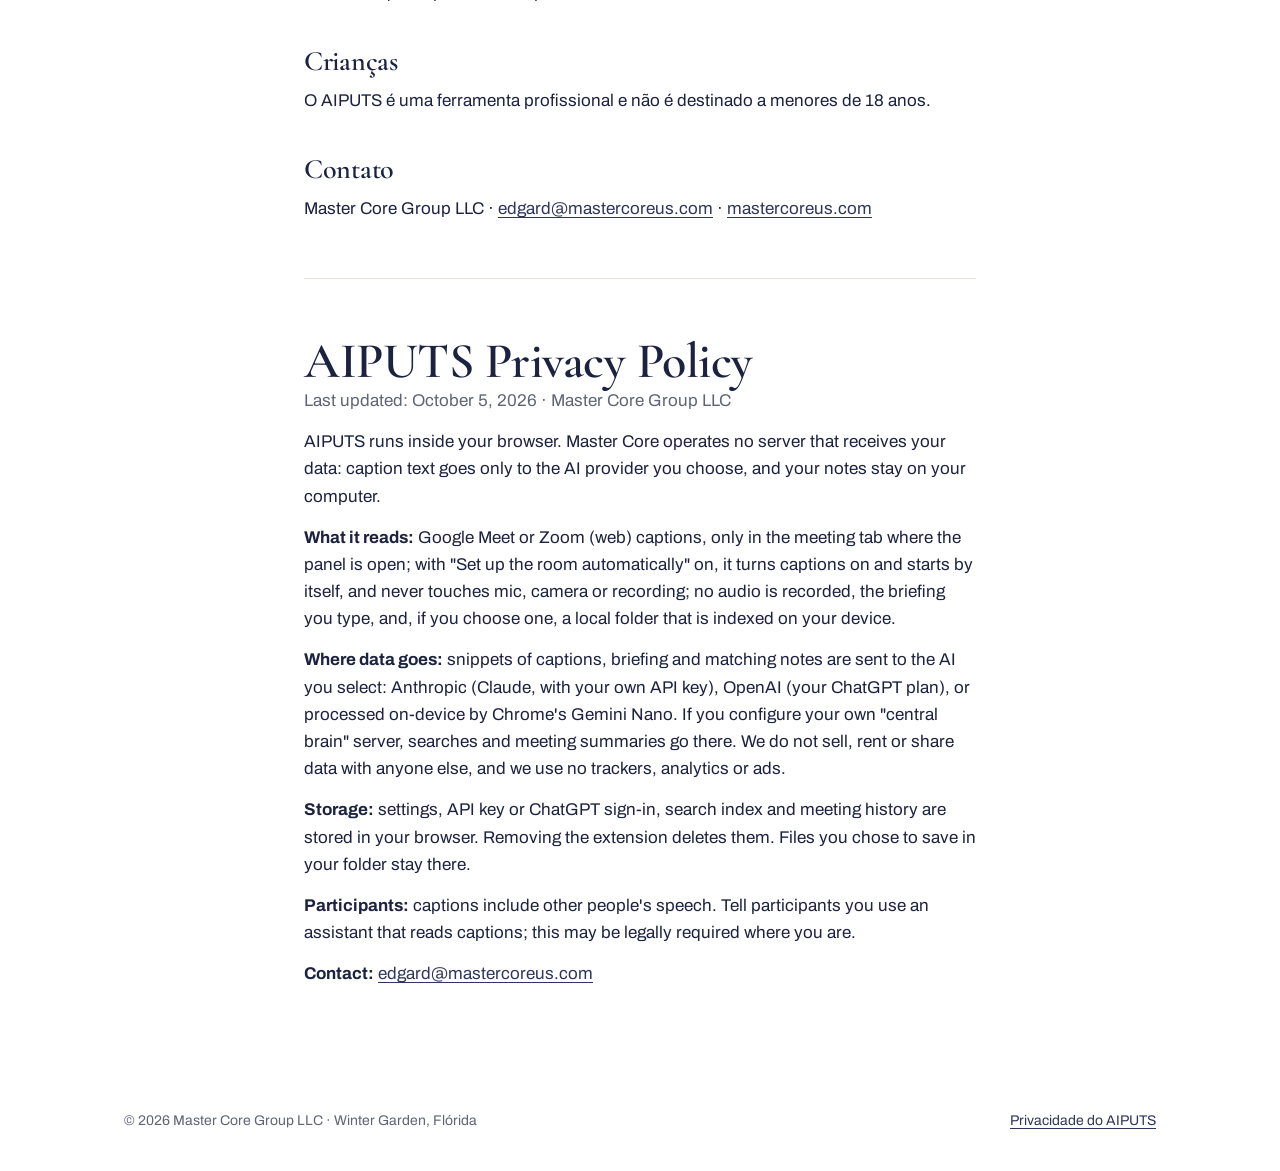
<file: aiputs/privacidade/index.html>
<!doctype html>
<html lang="pt-BR">
<head>
<meta charset="utf-8">
<meta name="viewport" content="width=device-width, initial-scale=1">
<title>AIPUTS: política de privacidade</title>
<meta name="description" content="Copiloto discreto pro Google Meet: lê as legendas, alerta, checa números, lembra do seu histórico e entrega o resumo com tarefas.">
<link rel="icon" href="/assets/aiputs-128.png">
<link rel="preconnect" href="https://fonts.googleapis.com"><link rel="preconnect" href="https://fonts.gstatic.com" crossorigin>
<link href="https://fonts.googleapis.com/css2?family=Cormorant+Garamond:ital,wght@0,500;0,600;0,700;1,500&family=Archivo:wght@400;500;600;700&family=Fragment+Mono&display=swap" rel="stylesheet">
<link rel="stylesheet" href="/assets/site.css">
</head>
<body>
<header class="top">
  <div class="wrap">
    <a href="/" aria-label="Master Co Group, início"><img src="/assets/logo.png" alt="Master Co Group"></a>
    <nav>
      <a href="/#o-que-fazemos" class="hide-sm">Master Co</a>
      <a href="/aiputs/">AIPUTS</a>
      <a href="/#contato">Contato</a>
    </nav>
  </div>
</header>

<main class="doc">
  <h1>Política de privacidade do AIPUTS</h1>
  <p class="muted">Última atualização: 5 de outubro de 2026 · Master Core Group LLC</p>

  <h2>Em uma frase</h2>
  <p>O AIPUTS trabalha dentro do seu navegador. Nós, a Master Core, não temos servidor que receba os seus dados: o texto das legendas vai apenas para a inteligência que você escolher, e as suas notas ficam no seu computador.</p>

  <h2>O que o AIPUTS lê</h2>
  <ul>
    <li><strong>Legendas do Google Meet ou do Zoom (pelo navegador)</strong>, só na aba da reunião em que o painel está aberto. Com a opção "Arrumar a sala sozinho" ligada, o AIPUTS liga a legenda e começa a acompanhar sozinho; ele nunca mexe em microfone, câmera ou gravação. Nenhum áudio é gravado.</li>
    <li><strong>O briefing</strong> que você digita (participantes, objetivo, fatos, linha vermelha).</li>
    <li><strong>Uma pasta do seu computador</strong>, se você escolher uma nas Opções. O AIPUTS monta um índice de busca local; os arquivos não saem do computador.</li>
  </ul>

  <h2>Para onde vão os dados</h2>
  <ul>
    <li><strong>Para a IA que você escolher:</strong> trechos das legendas, do briefing e das notas encontradas são enviados para a Anthropic (Claude, com a sua chave), para a OpenAI (com o seu plano do ChatGPT) ou processados no próprio Chrome (Gemini Nano, sem sair do computador). Cada provedor trata os dados pela própria política.</li>
    <li><strong>Para o seu servidor, se você configurar:</strong> o endereço de "cérebro central" é escolhido por você (por exemplo, o servidor do seu agente). Lá vão as buscas e o resumo das reuniões.</li>
    <li><strong>Pesquisa na internet:</strong> quando ligada, a afirmação a conferir é enviada ao mesmo provedor de IA, que faz a busca.</li>
  </ul>
  <p>Não vendemos, não alugamos e não compartilhamos seus dados com mais ninguém. Não usamos rastreadores, análise de uso nem publicidade.</p>

  <h2>O que fica guardado e onde</h2>
  <ul>
    <li>Configurações, chave de API ou login do ChatGPT, índice de busca e histórico das reuniões ficam <strong>no armazenamento do seu navegador</strong>.</li>
    <li>Se você liga a entrega ao cérebro, o resumo da reunião é gravado <strong>na pasta que você escolheu</strong> ou no servidor que você configurou.</li>
    <li>Para apagar tudo: remova a extensão em <code>chrome://extensions</code>. Arquivos que você salvou na sua pasta continuam lá até você apagar.</li>
  </ul>

  <h2>Participantes da reunião</h2>
  <p>As legendas contêm falas de outras pessoas. Avise os participantes de que você usa um assistente que lê as legendas; em vários lugares isso é exigido por lei. O painel tem um botão que copia um aviso pronto.</p>

  <h2>Crianças</h2>
  <p>O AIPUTS é uma ferramenta profissional e não é destinado a menores de 18 anos.</p>

  <h2>Contato</h2>
  <p>Master Core Group LLC · <a href="mailto:edgard@mastercoreus.com">edgard@mastercoreus.com</a> · <a href="https://mastercoreus.com">mastercoreus.com</a></p>

  <hr>

  <h1>AIPUTS Privacy Policy</h1>
  <p class="muted">Last updated: October 5, 2026 · Master Core Group LLC</p>
  <p>AIPUTS runs inside your browser. Master Core operates no server that receives your data: caption text goes only to the AI provider you choose, and your notes stay on your computer.</p>
  <p><strong>What it reads:</strong> Google Meet or Zoom (web) captions, only in the meeting tab where the panel is open; with "Set up the room automatically" on, it turns captions on and starts by itself, and never touches mic, camera or recording; no audio is recorded, the briefing you type, and, if you choose one, a local folder that is indexed on your device.</p>
  <p><strong>Where data goes:</strong> snippets of captions, briefing and matching notes are sent to the AI you select: Anthropic (Claude, with your own API key), OpenAI (your ChatGPT plan), or processed on-device by Chrome's Gemini Nano. If you configure your own "central brain" server, searches and meeting summaries go there. We do not sell, rent or share data with anyone else, and we use no trackers, analytics or ads.</p>
  <p><strong>Storage:</strong> settings, API key or ChatGPT sign-in, search index and meeting history are stored in your browser. Removing the extension deletes them. Files you chose to save in your folder stay there.</p>
  <p><strong>Participants:</strong> captions include other people's speech. Tell participants you use an assistant that reads captions; this may be legally required where you are.</p>
  <p><strong>Contact:</strong> <a href="mailto:edgard@mastercoreus.com">edgard@mastercoreus.com</a></p>
</main>

<footer>
  <div class="wrap">
    <span>© 2026 Master Core Group LLC · Winter Garden, Flórida</span>
    <span><a href="/aiputs/privacidade/">Privacidade do AIPUTS</a></span>
  </div>
</footer>
</body>
</html>
</file>
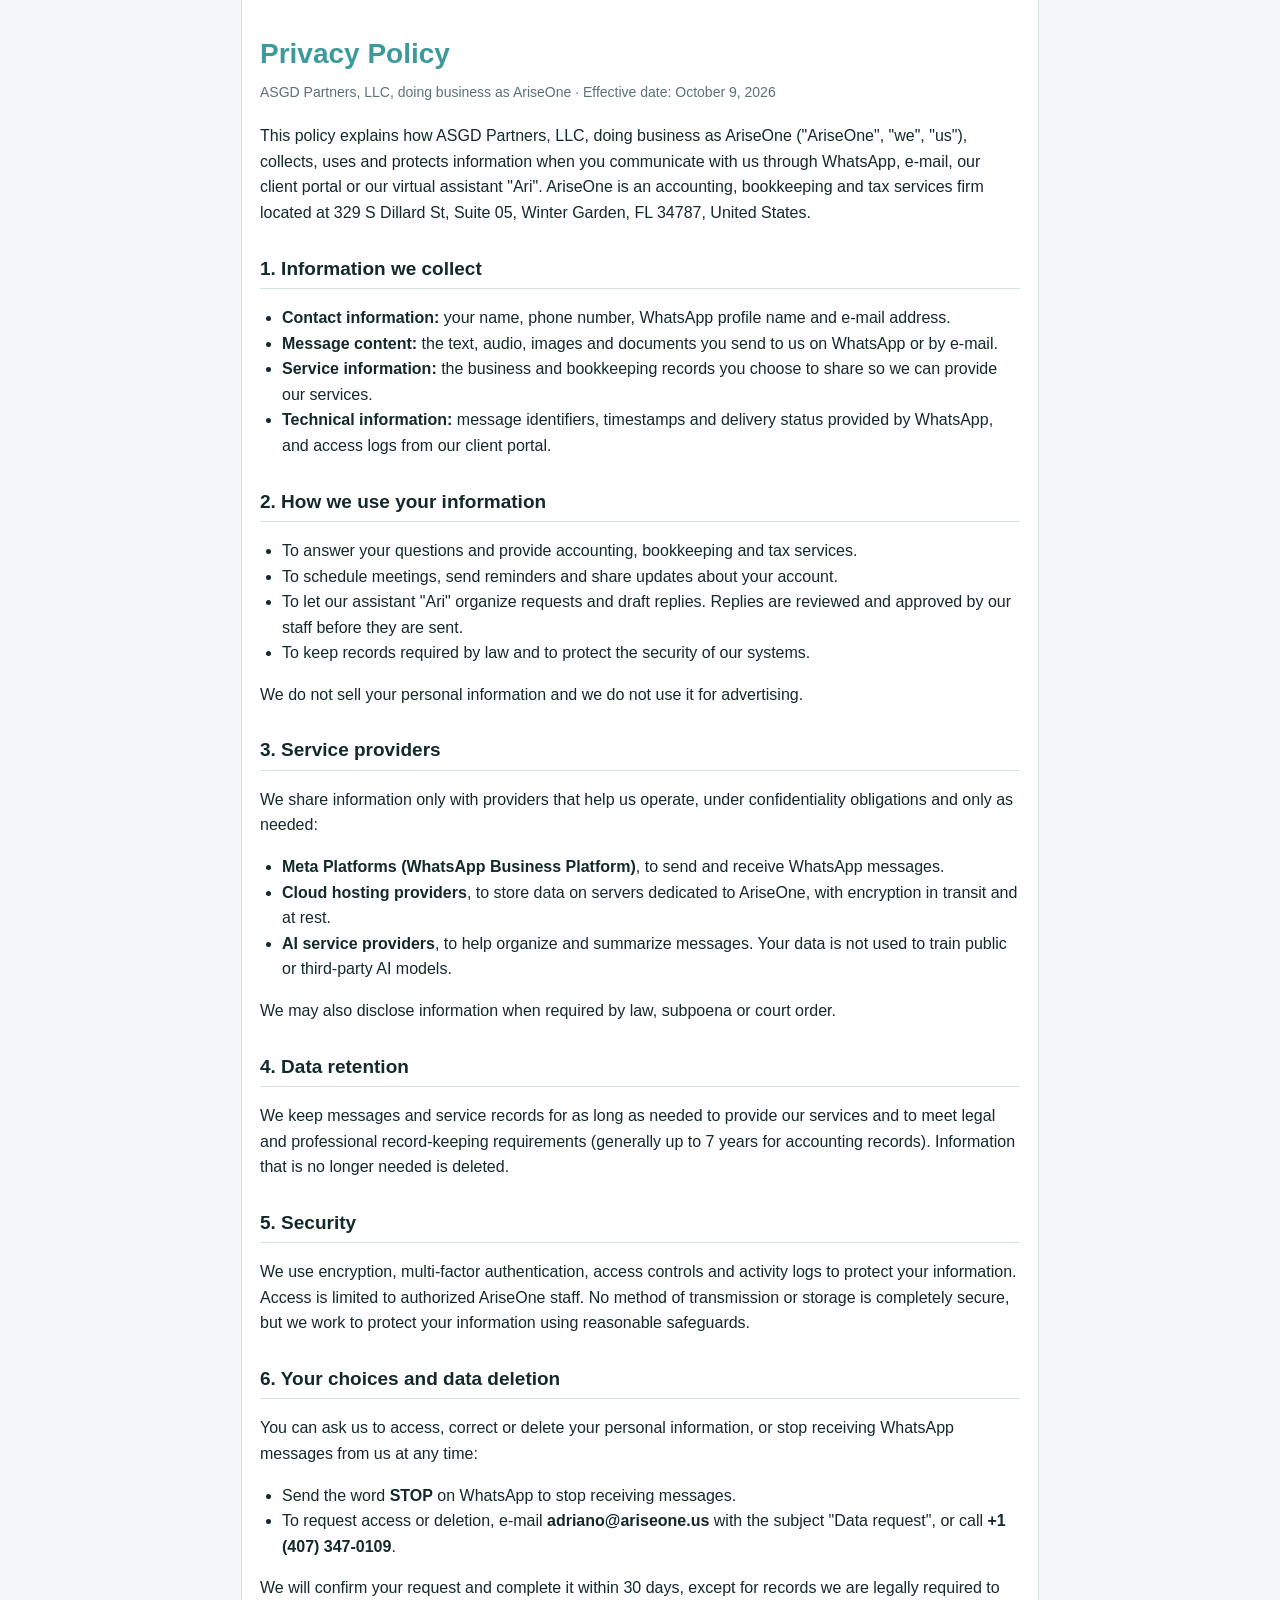
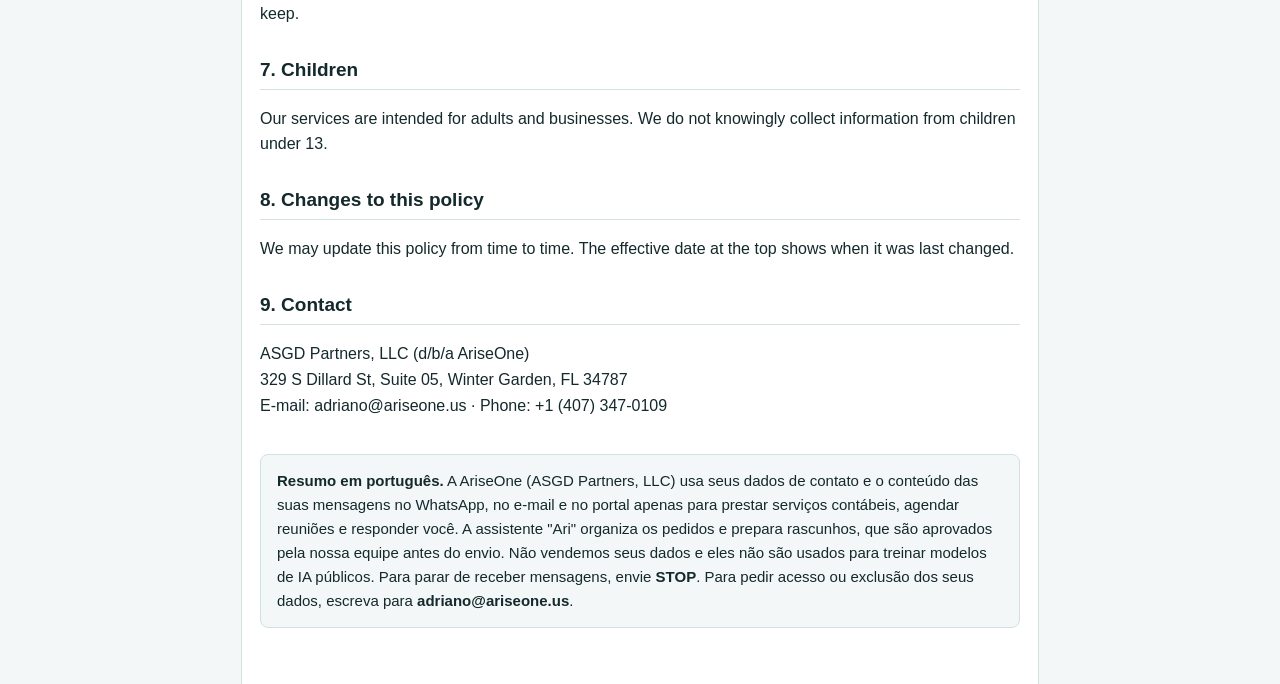
<file: ariseone/privacy/index.html>
<!doctype html>
<html lang="en">
<head>
<meta charset="utf-8">
<meta name="viewport" content="width=device-width, initial-scale=1">
<title>Privacy Policy · AriseOne</title>
<style>
  :root{--ink:#14292b;--mute:#5b7275;--accent:#3d999b;--line:#d3e1e2;--bg:#f3f7f7}
  body{margin:0;background:var(--bg);color:var(--ink);font:16px/1.6 "Segoe UI",Arial,sans-serif}
  main{max-width:760px;margin:0 auto;padding:32px 18px 56px;background:#fff;border-left:1px solid var(--line);border-right:1px solid var(--line)}
  h1{font-size:28px;margin:0 0 4px;color:var(--accent)}
  h2{font-size:19px;margin:28px 0 8px;border-bottom:1px solid var(--line);padding-bottom:4px}
  .meta{color:var(--mute);font-size:14px;margin:0 0 20px}
  ul{padding-left:22px}
  .pt{background:var(--bg);border:1px solid var(--line);border-radius:8px;padding:14px 16px;margin-top:36px;font-size:15px}
</style>
</head>
<body>
<main>
  <h1>Privacy Policy</h1>
  <p class="meta">ASGD Partners, LLC, doing business as AriseOne · Effective date: October 9, 2026</p>

  <p>This policy explains how ASGD Partners, LLC, doing business as AriseOne ("AriseOne", "we", "us"), collects, uses and protects information when you communicate with us through WhatsApp, e-mail, our client portal or our virtual assistant "Ari". AriseOne is an accounting, bookkeeping and tax services firm located at 329 S Dillard St, Suite 05, Winter Garden, FL 34787, United States.</p>

  <h2>1. Information we collect</h2>
  <ul>
    <li><b>Contact information:</b> your name, phone number, WhatsApp profile name and e-mail address.</li>
    <li><b>Message content:</b> the text, audio, images and documents you send to us on WhatsApp or by e-mail.</li>
    <li><b>Service information:</b> the business and bookkeeping records you choose to share so we can provide our services.</li>
    <li><b>Technical information:</b> message identifiers, timestamps and delivery status provided by WhatsApp, and access logs from our client portal.</li>
  </ul>

  <h2>2. How we use your information</h2>
  <ul>
    <li>To answer your questions and provide accounting, bookkeeping and tax services.</li>
    <li>To schedule meetings, send reminders and share updates about your account.</li>
    <li>To let our assistant "Ari" organize requests and draft replies. Replies are reviewed and approved by our staff before they are sent.</li>
    <li>To keep records required by law and to protect the security of our systems.</li>
  </ul>
  <p>We do not sell your personal information and we do not use it for advertising.</p>

  <h2>3. Service providers</h2>
  <p>We share information only with providers that help us operate, under confidentiality obligations and only as needed:</p>
  <ul>
    <li><b>Meta Platforms (WhatsApp Business Platform)</b>, to send and receive WhatsApp messages.</li>
    <li><b>Cloud hosting providers</b>, to store data on servers dedicated to AriseOne, with encryption in transit and at rest.</li>
    <li><b>AI service providers</b>, to help organize and summarize messages. Your data is not used to train public or third-party AI models.</li>
  </ul>
  <p>We may also disclose information when required by law, subpoena or court order.</p>

  <h2>4. Data retention</h2>
  <p>We keep messages and service records for as long as needed to provide our services and to meet legal and professional record-keeping requirements (generally up to 7 years for accounting records). Information that is no longer needed is deleted.</p>

  <h2>5. Security</h2>
  <p>We use encryption, multi-factor authentication, access controls and activity logs to protect your information. Access is limited to authorized AriseOne staff. No method of transmission or storage is completely secure, but we work to protect your information using reasonable safeguards.</p>

  <h2 id="data-deletion">6. Your choices and data deletion</h2>
  <p>You can ask us to access, correct or delete your personal information, or stop receiving WhatsApp messages from us at any time:</p>
  <ul>
    <li>Send the word <b>STOP</b> on WhatsApp to stop receiving messages.</li>
    <li>To request access or deletion, e-mail <b>adriano@ariseone.us</b> with the subject "Data request", or call <b>+1 (407) 347-0109</b>.</li>
  </ul>
  <p>We will confirm your request and complete it within 30 days, except for records we are legally required to keep.</p>

  <h2>7. Children</h2>
  <p>Our services are intended for adults and businesses. We do not knowingly collect information from children under 13.</p>

  <h2>8. Changes to this policy</h2>
  <p>We may update this policy from time to time. The effective date at the top shows when it was last changed.</p>

  <h2>9. Contact</h2>
  <p>ASGD Partners, LLC (d/b/a AriseOne)<br>329 S Dillard St, Suite 05, Winter Garden, FL 34787<br>E-mail: adriano@ariseone.us · Phone: +1 (407) 347-0109</p>

  <div class="pt" lang="pt-BR">
    <b>Resumo em português.</b> A AriseOne (ASGD Partners, LLC) usa seus dados de contato e o conteúdo das suas mensagens no WhatsApp, no e-mail e no portal apenas para prestar serviços contábeis, agendar reuniões e responder você. A assistente "Ari" organiza os pedidos e prepara rascunhos, que são aprovados pela nossa equipe antes do envio. Não vendemos seus dados e eles não são usados para treinar modelos de IA públicos. Para parar de receber mensagens, envie <b>STOP</b>. Para pedir acesso ou exclusão dos seus dados, escreva para <b>adriano@ariseone.us</b>.
  </div>
</main>
</body>
</html>
</file>
<file: assets/site.css>
/* Master Co Group: site institucional. Marca da proposta (29/09/2026):
   papel branco, tinta marinho, dourado só como acento, serifa do logotipo nos títulos. */
:root {
  --paper: #ffffff; --cream: #f6f1e7; --ink: #1c2340; --navy: #2e365b; --soft: #5f6477;
  --gold: #d9a441; --gold-deep: #9a6f22; --rule: #e6e1d6;
  --serif: "Cormorant Garamond", Georgia, serif;
  --sans: "Archivo", system-ui, -apple-system, "Segoe UI", sans-serif;
  --mono: "Fragment Mono", ui-monospace, monospace;
  --wrap: 1080px;
}
* { box-sizing: border-box; }
html { scroll-behavior: smooth; }
body { margin: 0; background: var(--paper); color: var(--ink); font: 17px/1.6 var(--sans); -webkit-font-smoothing: antialiased; }
::selection { background: color-mix(in srgb, var(--gold) 35%, transparent); }
a { color: var(--navy); text-underline-offset: 3px; text-decoration-thickness: 1px; }
a:hover { color: var(--gold-deep); }
:focus-visible { outline: 2px solid var(--gold); outline-offset: 3px; border-radius: 4px; }
.wrap { max-width: var(--wrap); margin: 0 auto; padding: 0 24px; }

/* topo */
.top { border-bottom: 1px solid var(--rule); }
.top .wrap { display: flex; align-items: center; justify-content: space-between; height: 76px; }
.top img { height: 40px; width: auto; display: block; }
.top nav { display: flex; gap: 28px; font-size: 15px; }
.top nav a { text-decoration: none; color: var(--navy); }
.top nav a:hover { color: var(--gold-deep); }

/* títulos */
h1, h2, h3 { font-family: var(--serif); font-weight: 600; color: var(--ink); letter-spacing: -0.01em; text-wrap: balance; }
h1 { font-size: clamp(42px, 6vw, 68px); line-height: 1.04; margin: 0; }
h2 { font-size: clamp(32px, 4vw, 44px); line-height: 1.1; margin: 0 0 18px; }
h3 { font-size: 26px; line-height: 1.15; margin: 0 0 8px; }
p { margin: 0 0 14px; }
.lead { font-size: 20px; color: var(--navy); max-width: 620px; }
.muted { color: var(--soft); }

/* hero */
.hero { padding: 96px 0 88px; }
.hero h1 em { font-style: italic; color: var(--gold-deep); }
.hero .lead { margin-top: 22px; }
.cta { display: inline-flex; align-items: center; gap: 10px; margin-top: 30px; padding: 14px 24px; border-radius: 999px;
  background: var(--ink); color: #fff; text-decoration: none; font-weight: 600; font-size: 16px; transition: background .2s; }
.cta:hover { background: var(--navy); color: #fff; }
.cta.ghost { background: none; color: var(--ink); border: 1px solid var(--ink); }
.cta.ghost:hover { background: var(--cream); color: var(--ink); }
.ctas { display: flex; flex-wrap: wrap; gap: 12px; }

/* seções */
section.block { padding: 88px 0; border-top: 1px solid var(--rule); }
section.cream { background: var(--cream); border-top: 0; }
.grid3 { display: grid; grid-template-columns: repeat(3, 1fr); gap: 40px; margin-top: 44px; }
.grid3 .num { font-family: var(--mono); font-size: 13px; color: var(--gold-deep); margin-bottom: 10px; }
.grid3 p { color: var(--navy); font-size: 16px; }
.split { display: grid; grid-template-columns: 1.05fr 1fr; gap: 56px; align-items: center; }
.shot { width: 100%; border-radius: 14px; border: 1px solid var(--rule); box-shadow: 0 24px 60px -30px rgba(28, 35, 64, .45); display: block; }
.list { list-style: none; padding: 0; margin: 18px 0 0; }
.list li { padding: 12px 0; border-top: 1px solid var(--rule); }
.list li:last-child { border-bottom: 1px solid var(--rule); }
.list b { color: var(--ink); }
.product-head { display: flex; align-items: center; gap: 16px; margin-bottom: 18px; }
.product-head img { width: 56px; height: 56px; border-radius: 14px; }
.product-head h2 { margin: 0; }

/* contato */
.contact { background: var(--ink); color: #e8eaf2; }
.contact h2 { color: #fff; }
.contact .lead { color: #c9cde0; }
.contact .cta { background: var(--gold); color: var(--ink); }
.contact .cta:hover { background: #e7b65a; color: var(--ink); }
.contact a { color: #fff; }

/* rodapé */
footer { padding: 28px 0 40px; font-size: 14px; color: var(--soft); }
footer .wrap { display: flex; flex-wrap: wrap; gap: 10px 28px; justify-content: space-between; }

/* texto longo (política) */
.doc { max-width: 720px; padding: 64px 24px 80px; margin: 0 auto; }
.doc h1 { font-size: clamp(36px, 5vw, 50px); }
.doc h2 { font-size: 28px; margin: 40px 0 10px; }
.doc li { margin-bottom: 8px; }
.doc hr { border: 0; border-top: 1px solid var(--rule); margin: 56px 0; }

@media (max-width: 860px) {
  .top nav { gap: 18px; font-size: 14px; }
  .hero { padding: 64px 0 56px; }
  .grid3, .split { grid-template-columns: 1fr; gap: 32px; }
  section.block { padding: 64px 0; }
}
@media (max-width: 520px) {
  .top nav a.hide-sm { display: none; }
  .top img { height: 32px; }
}
</file>
